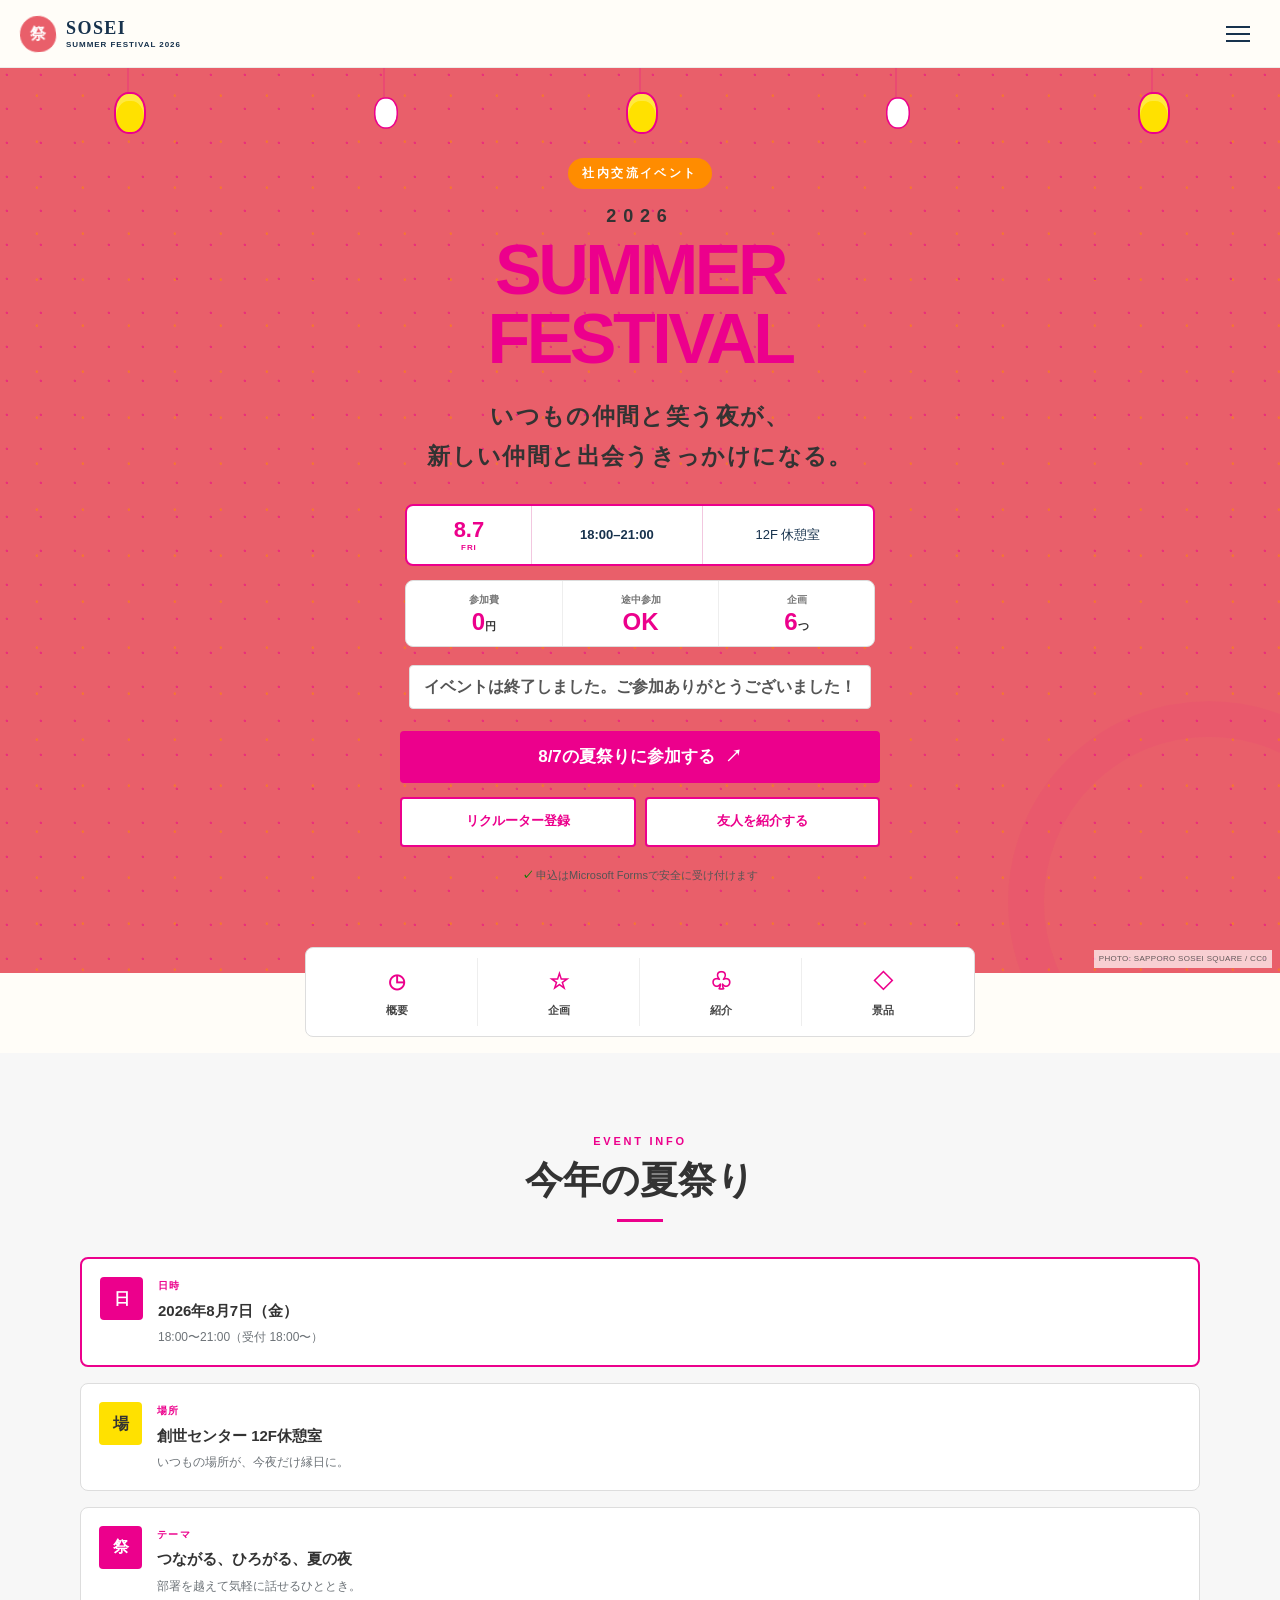
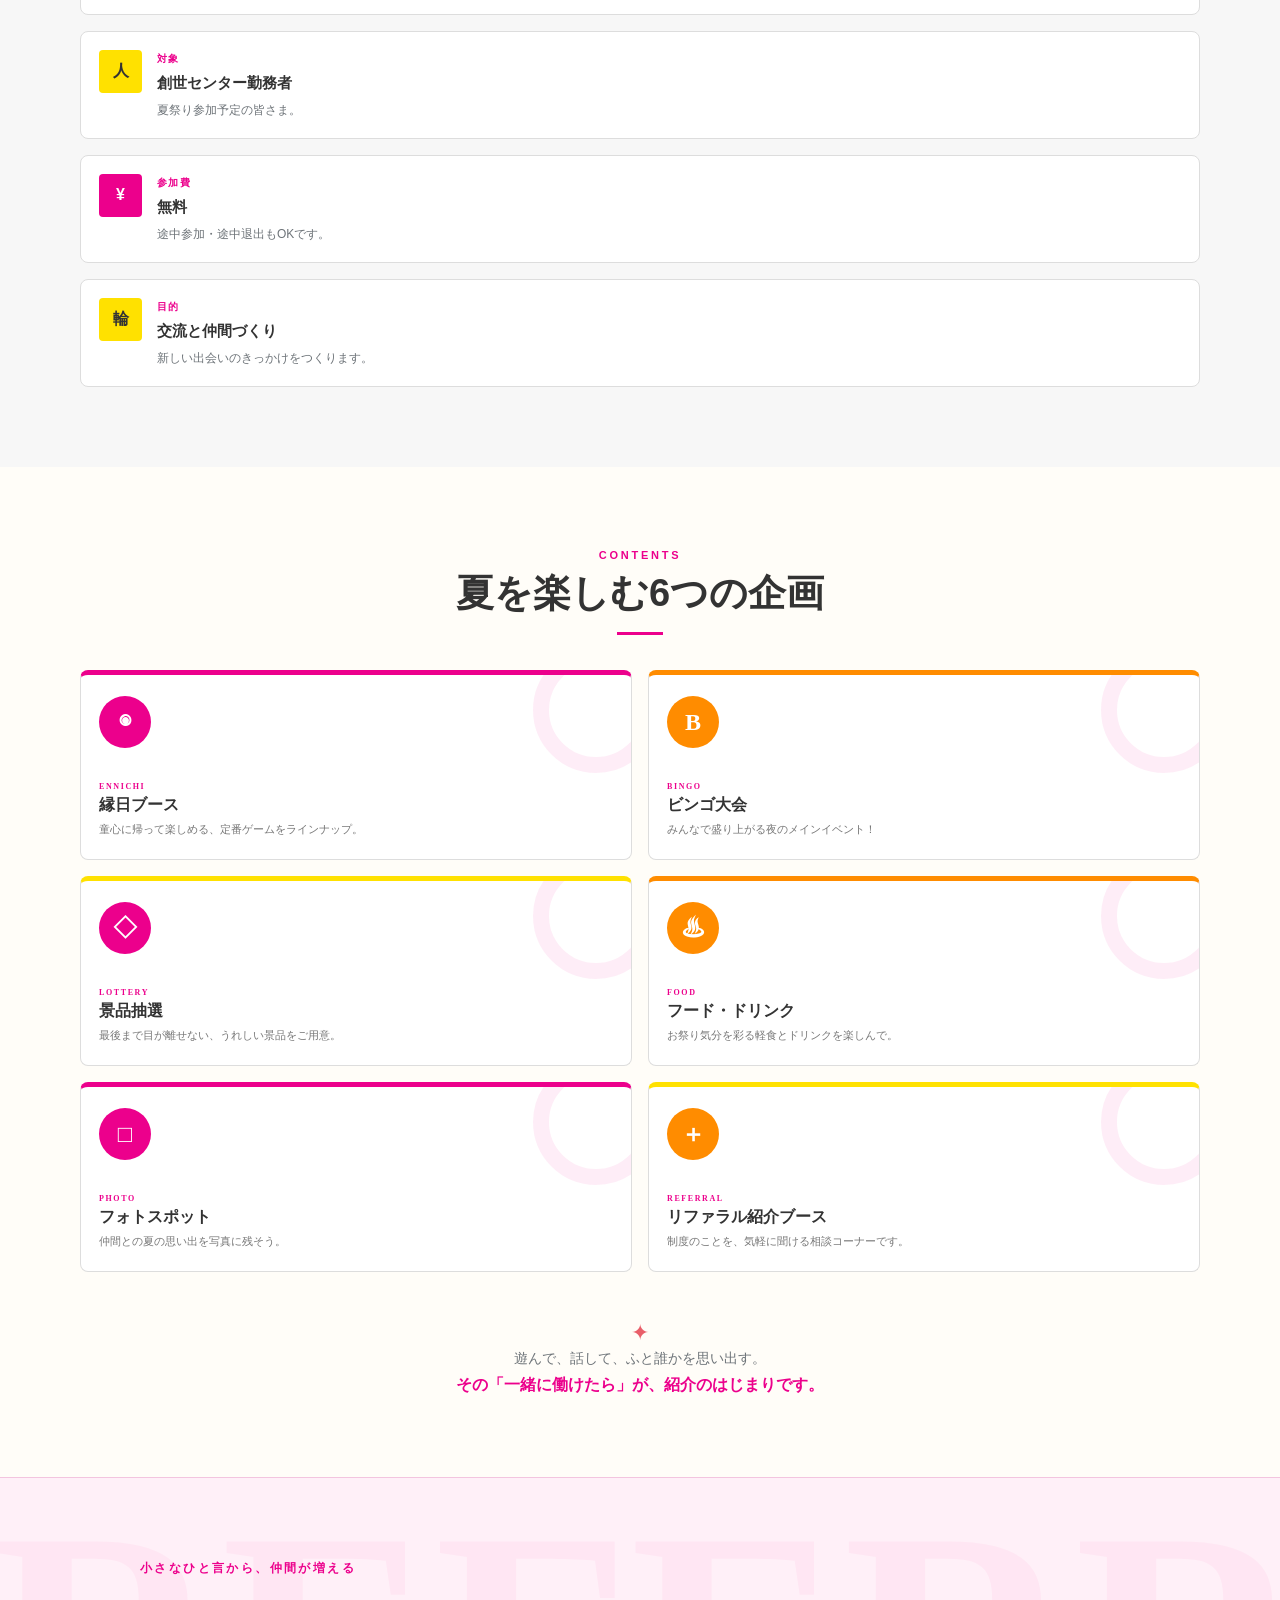
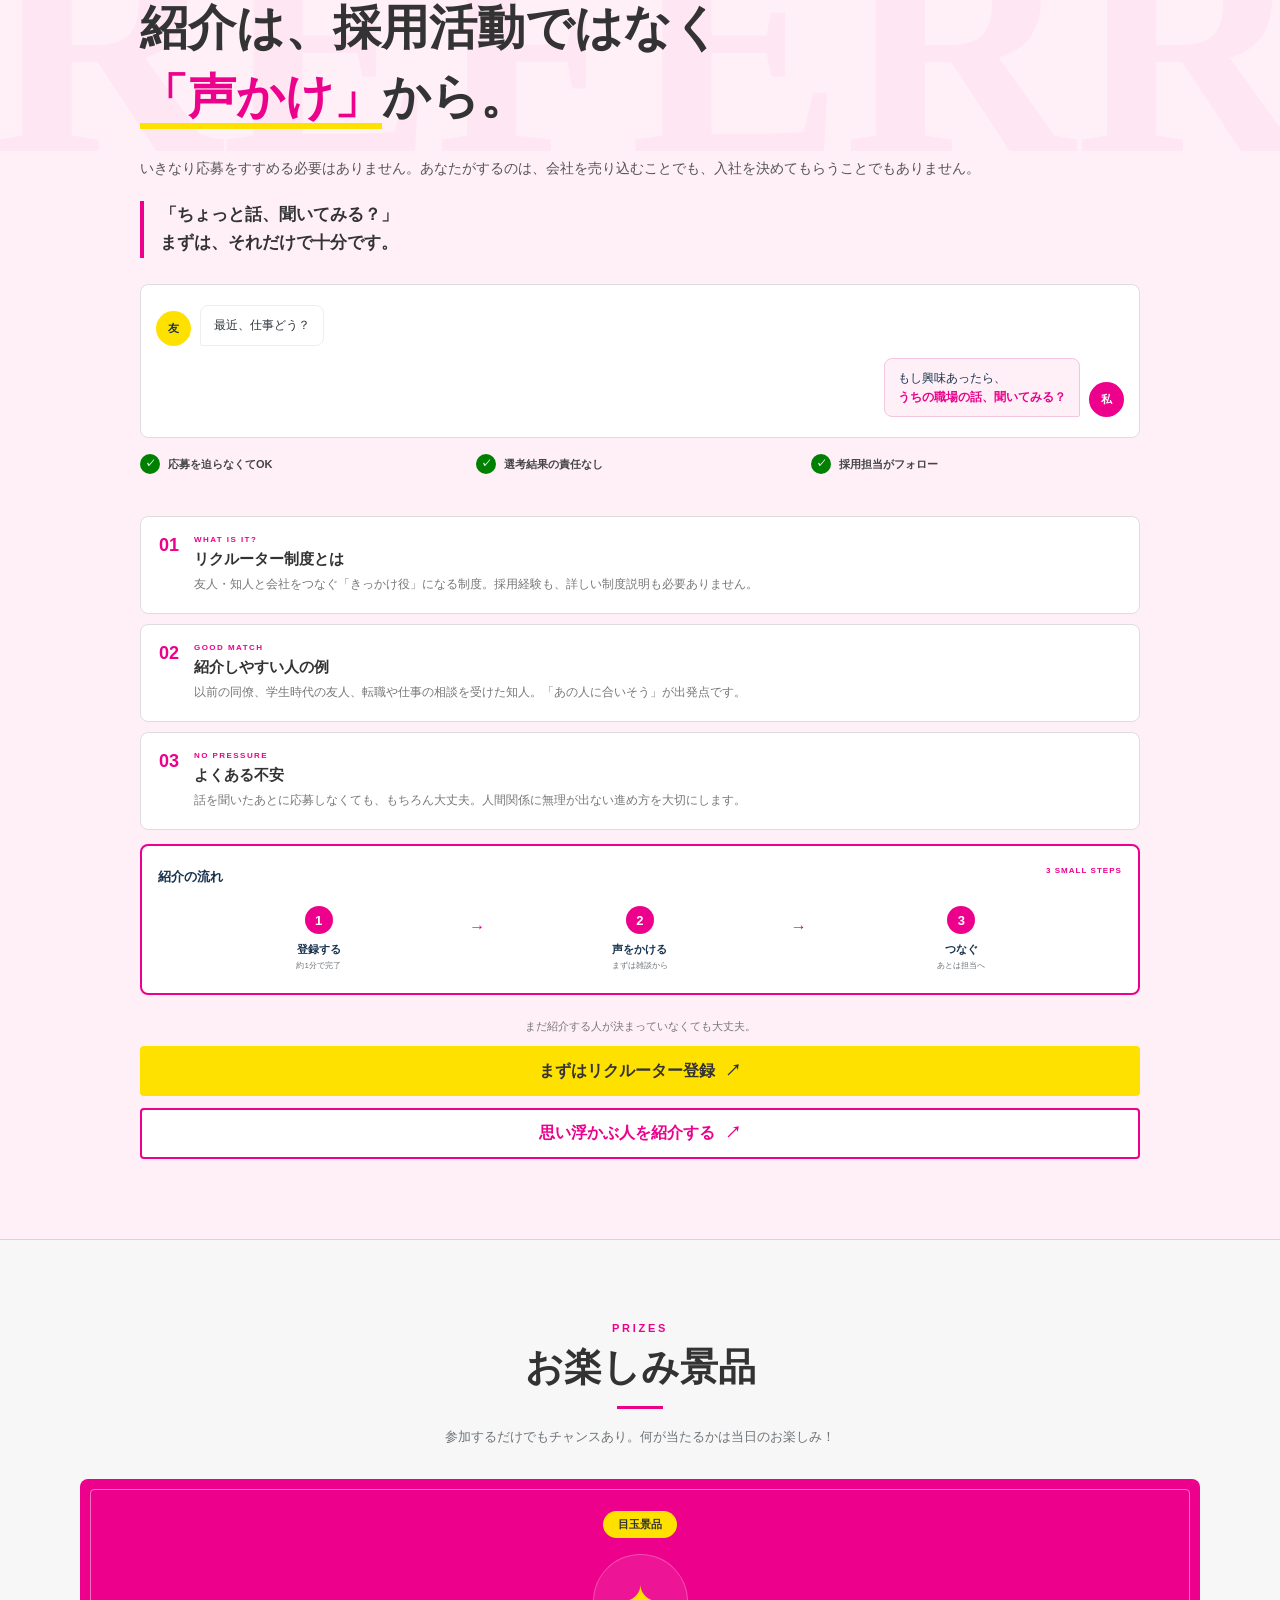
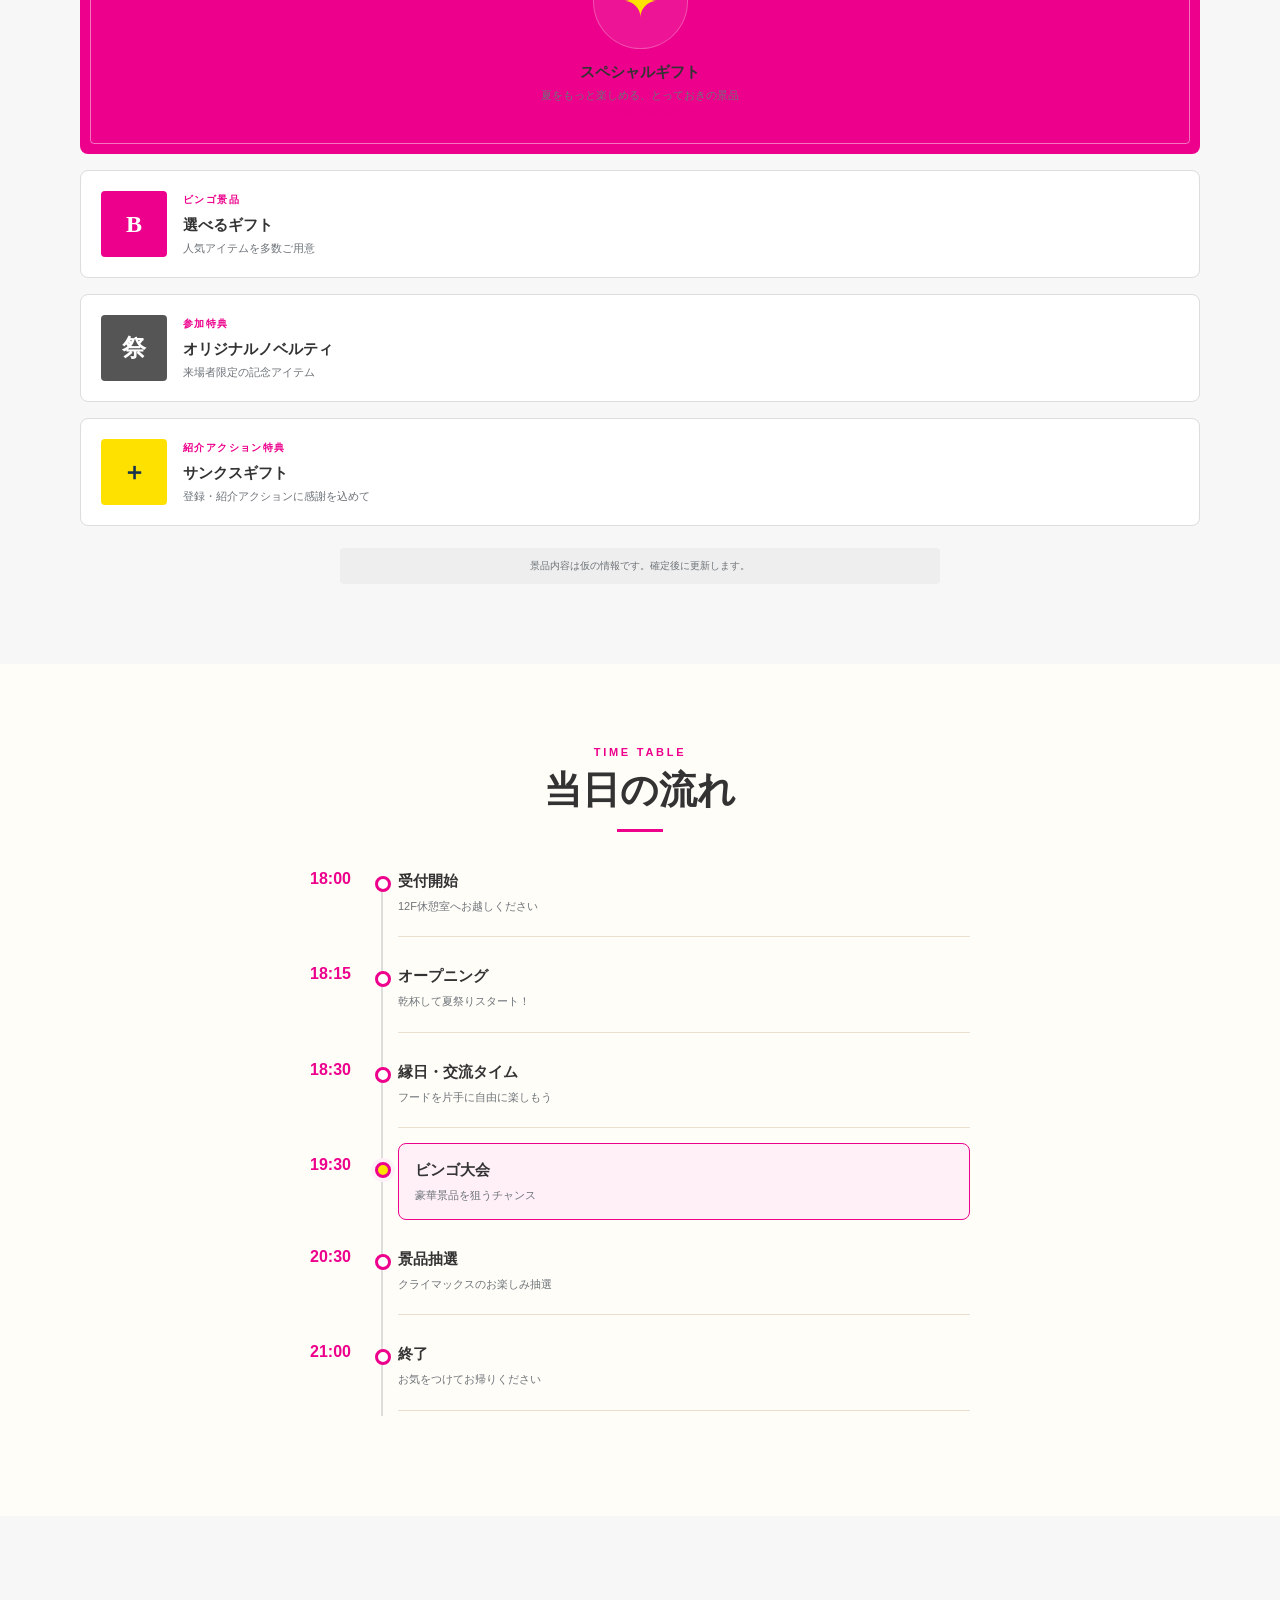
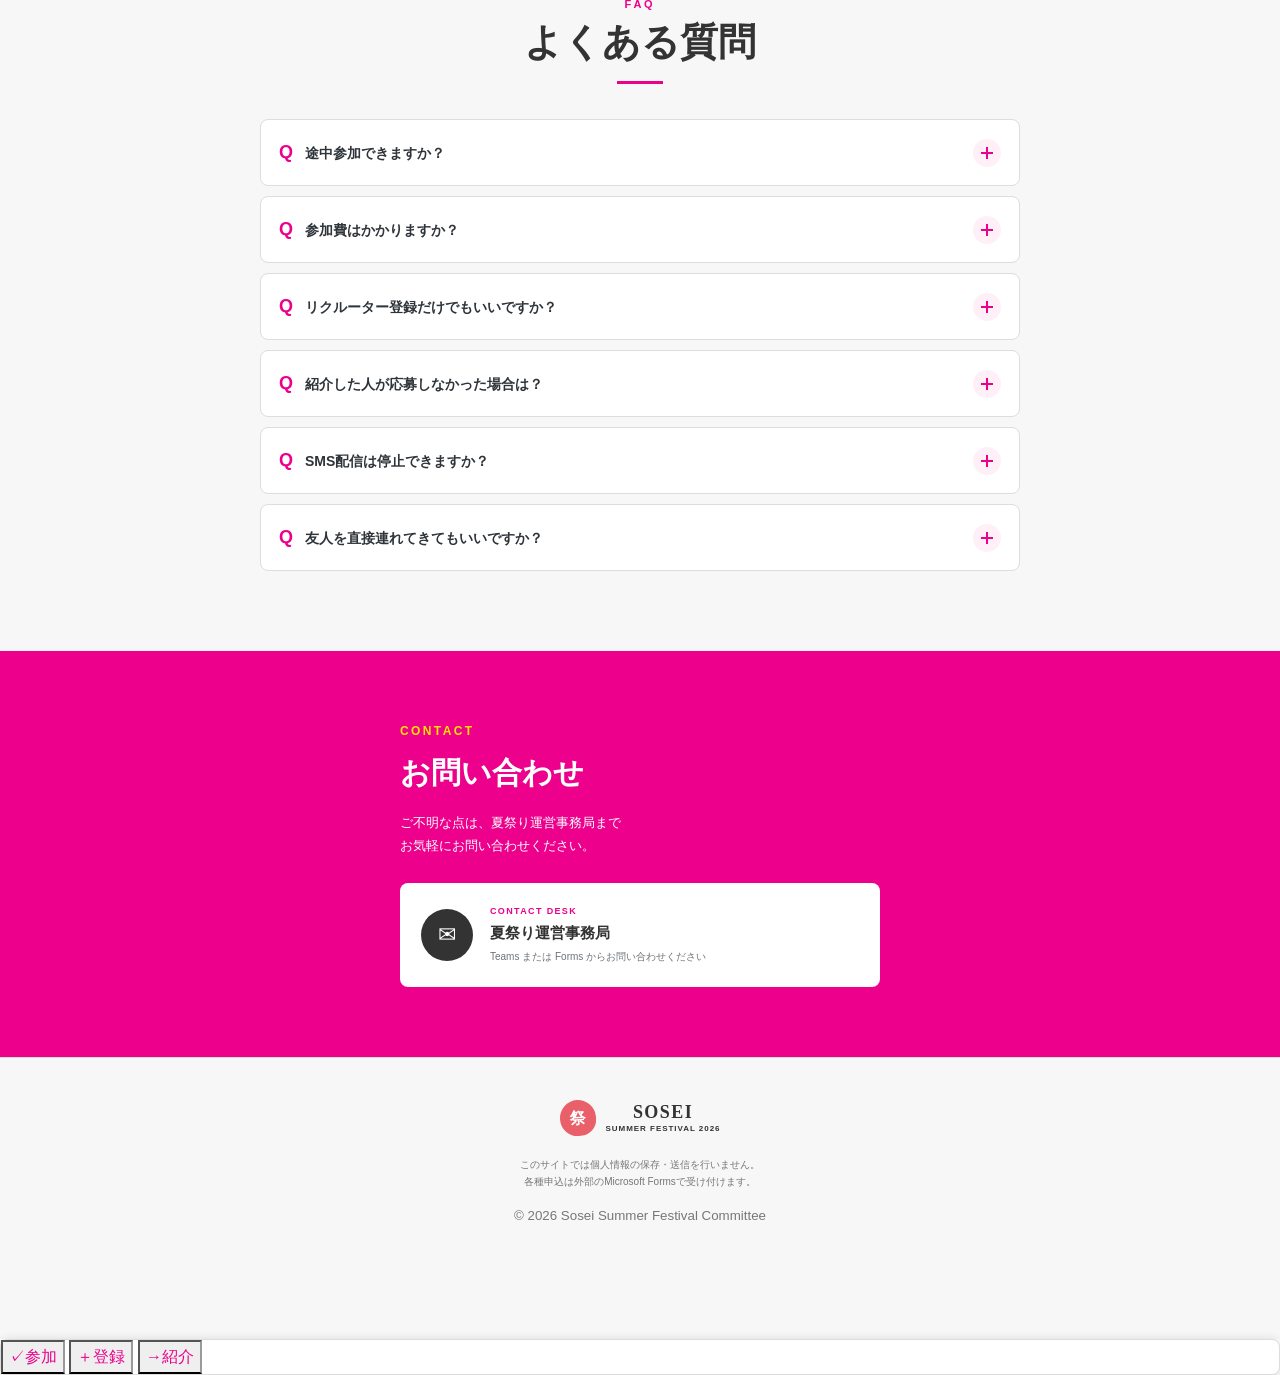
<file: index.html>
<!doctype html>
<html lang="ja">
<head>
  <meta charset="UTF-8">
  <meta name="viewport" content="width=device-width, initial-scale=1, viewport-fit=cover">
  <meta name="theme-color" content="#ec008c">
  <meta name="description" content="創世センター 夏祭り2026のイベント・リファラル情報ポータル">
  <title>Sosei Summer Festival Portal 2026</title>
  <link rel="manifest" href="manifest.json">
  <link rel="icon" href="assets/icon.svg" type="image/svg+xml">
  <link rel="apple-touch-icon" href="assets/icon-192.png">
  <link rel="stylesheet" href="style.css">
</head>
<body>
  <a class="skip-link" href="#main">本文へスキップ</a>

  <header class="site-header">
    <a class="brand" href="#top" aria-label="ページトップへ">
      <span class="brand-mark" aria-hidden="true">祭</span>
      <span><b>SOSEI</b><small>SUMMER FESTIVAL 2026</small></span>
    </a>
    <button class="menu-button" type="button" aria-expanded="false" aria-controls="global-nav">
      <span class="sr-only">メニューを開く</span><span></span><span></span><span></span>
    </button>
    <nav id="global-nav" class="global-nav" aria-label="メインナビゲーション">
      <a href="#overview">開催概要</a><a href="#contents">企画</a><a href="#referral">紹介制度</a>
      <a href="#prizes">景品</a><a href="#timetable">当日の流れ</a><a href="#faq">FAQ</a>
    </nav>
  </header>

  <main id="main">
    <section id="top" class="hero">
      <div class="hero-decoration lanterns" aria-hidden="true"><i></i><i></i><i></i><i></i><i></i></div>
      <div class="hero-inner">
        <p class="eyebrow">社内交流イベント</p>
        <h1><span>2026</span> SUMMER<br>FESTIVAL</h1>
        <p class="hero-copy">いつもの仲間と笑う夜が、<br>新しい仲間と出会うきっかけになる。</p>
        <div class="event-pill"><span>8.7 <small>FRI</small></span><strong>18:00–21:00</strong><span>12F 休憩室</span></div>
        <ul class="hero-benefits" aria-label="イベントの特徴">
          <li><span>参加費</span><strong>0<small>円</small></strong></li>
          <li><span>途中参加</span><strong>OK</strong></li>
          <li><span>企画</span><strong>6<small>つ</small></strong></li>
        </ul>
        <div id="countdown" class="countdown" role="status" aria-live="polite">開催日を確認しています…</div>
        <div class="hero-actions" aria-label="お申し込み">
          <button class="button button-primary" type="button" data-form="participation">8/7の夏祭りに参加する <span aria-hidden="true">↗</span></button>
          <div class="button-row">
            <button class="button button-secondary" type="button" data-form="recruiter">リクルーター登録</button>
            <button class="button button-secondary" type="button" data-form="referral">友人を紹介する</button>
          </div>
        </div>
        <p class="privacy-note"><span aria-hidden="true">✓</span> 申込はMicrosoft Formsで安全に受け付けます</p>
      </div>
      <p class="photo-credit">PHOTO: SAPPORO SOSEI SQUARE / CC0</p>
      <div class="wave" aria-hidden="true"></div>
    </section>

    <nav class="quick-nav" aria-label="ページ内メニュー">
      <a href="#overview"><span>◷</span>概要</a><a href="#contents"><span>☆</span>企画</a>
      <a href="#referral"><span>♧</span>紹介</a><a href="#prizes"><span>◇</span>景品</a>
    </nav>

    <section id="overview" class="section section-cream">
      <div class="section-heading"><p>EVENT INFO</p><h2>今年の夏祭り</h2><span></span></div>
      <div class="overview-grid">
        <article class="info-card featured"><span class="card-icon">日</span><div><small>日時</small><strong>2026年8月7日（金）</strong><p>18:00〜21:00（受付 18:00〜）</p></div></article>
        <article class="info-card"><span class="card-icon">場</span><div><small>場所</small><strong>創世センター 12F休憩室</strong><p>いつもの場所が、今夜だけ縁日に。</p></div></article>
        <article class="info-card"><span class="card-icon">祭</span><div><small>テーマ</small><strong>つながる、ひろがる、夏の夜</strong><p>部署を越えて気軽に話せるひととき。</p></div></article>
        <article class="info-card"><span class="card-icon">人</span><div><small>対象</small><strong>創世センター勤務者</strong><p>夏祭り参加予定の皆さま。</p></div></article>
        <article class="info-card"><span class="card-icon">¥</span><div><small>参加費</small><strong>無料</strong><p>途中参加・途中退出もOKです。</p></div></article>
        <article class="info-card"><span class="card-icon">輪</span><div><small>目的</small><strong>交流と仲間づくり</strong><p>新しい出会いのきっかけをつくります。</p></div></article>
      </div>
    </section>

    <section id="contents" class="section">
      <div class="section-heading"><p>CONTENTS</p><h2>夏を楽しむ6つの企画</h2><span></span></div>
      <div class="contents-grid">
        <article class="content-card coral"><div class="content-icon">◉</div><div><small>ENNICHI</small><h3>縁日ブース</h3><p>童心に帰って楽しめる、定番ゲームをラインナップ。</p></div></article>
        <article class="content-card navy"><div class="content-icon">B</div><div><small>BINGO</small><h3>ビンゴ大会</h3><p>みんなで盛り上がる夜のメインイベント！</p></div></article>
        <article class="content-card yellow"><div class="content-icon">◇</div><div><small>LOTTERY</small><h3>景品抽選</h3><p>最後まで目が離せない、うれしい景品をご用意。</p></div></article>
        <article class="content-card orange"><div class="content-icon">♨</div><div><small>FOOD</small><h3>フード・ドリンク</h3><p>お祭り気分を彩る軽食とドリンクを楽しんで。</p></div></article>
        <article class="content-card blue"><div class="content-icon">□</div><div><small>PHOTO</small><h3>フォトスポット</h3><p>仲間との夏の思い出を写真に残そう。</p></div></article>
        <article class="content-card green"><div class="content-icon">＋</div><div><small>REFERRAL</small><h3>リファラル紹介ブース</h3><p>制度のことを、気軽に聞ける相談コーナーです。</p></div></article>
      </div>
      <p class="contents-closing">遊んで、話して、ふと誰かを思い出す。<br><strong>その「一緒に働けたら」が、紹介のはじまりです。</strong></p>
    </section>

    <section id="referral" class="referral-section">
      <div class="referral-inner">
        <div class="referral-lead">
          <p class="eyebrow light">小さなひと言から、仲間が増える</p>
          <h2>紹介は、採用活動ではなく<br><em>「声かけ」</em>から。</h2>
          <p>いきなり応募をすすめる必要はありません。あなたがするのは、会社を売り込むことでも、入社を決めてもらうことでもありません。</p>
          <p class="lead-emphasis">「ちょっと話、聞いてみる？」<br>まずは、それだけで十分です。</p>
          <div class="talk-scene" aria-label="友人への声かけ例">
            <div class="talk-row friend"><span class="talk-avatar">友</span><p>最近、仕事どう？</p></div>
            <div class="talk-row me"><p>もし興味あったら、<br><strong>うちの職場の話、聞いてみる？</strong></p><span class="talk-avatar">私</span></div>
          </div>
          <ul class="reassurance-list" aria-label="紹介するときの安心ポイント">
            <li><span>✓</span>応募を迫らなくてOK</li>
            <li><span>✓</span>選考結果の責任なし</li>
            <li><span>✓</span>採用担当がフォロー</li>
          </ul>
        </div>
        <div class="referral-detail">
          <div class="referral-points">
            <article><span>01</span><div><small>WHAT IS IT?</small><h3>リクルーター制度とは</h3><p>友人・知人と会社をつなぐ「きっかけ役」になる制度。採用経験も、詳しい制度説明も必要ありません。</p></div></article>
            <article><span>02</span><div><small>GOOD MATCH</small><h3>紹介しやすい人の例</h3><p>以前の同僚、学生時代の友人、転職や仕事の相談を受けた知人。「あの人に合いそう」が出発点です。</p></div></article>
            <article><span>03</span><div><small>NO PRESSURE</small><h3>よくある不安</h3><p>話を聞いたあとに応募しなくても、もちろん大丈夫。人間関係に無理が出ない進め方を大切にします。</p></div></article>
          </div>
          <div class="referral-flow">
            <p class="flow-label">紹介の流れ <span>3 SMALL STEPS</span></p>
            <ol>
              <li><span>1</span><strong>登録する</strong><small>約1分で完了</small></li>
              <li><span>2</span><strong>声をかける</strong><small>まずは雑談から</small></li>
              <li><span>3</span><strong>つなぐ</strong><small>あとは担当へ</small></li>
            </ol>
          </div>
          <div class="referral-actions">
            <p>まだ紹介する人が決まっていなくても大丈夫。</p>
            <button class="button button-yellow" type="button" data-form="recruiter">まずはリクルーター登録 <span>↗</span></button>
            <button class="button button-outline-light" type="button" data-form="referral">思い浮かぶ人を紹介する <span>↗</span></button>
          </div>
        </div>
      </div>
    </section>

    <section id="prizes" class="section section-cream prizes-section">
      <div class="section-heading"><p>PRIZES</p><h2>お楽しみ景品</h2><span></span></div>
      <p class="section-intro">参加するだけでもチャンスあり。何が当たるかは当日のお楽しみ！</p>
      <div class="prize-grid">
        <article class="prize-card main-prize"><div class="prize-tag">目玉景品</div><div class="prize-visual">✦</div><h3>スペシャルギフト</h3><p>夏をもっと楽しめる、とっておきの景品</p><small>※内容は後日発表予定です</small></article>
        <article class="prize-card"><div class="mini-visual coral-bg">B</div><div><small>ビンゴ景品</small><h3>選べるギフト</h3><p>人気アイテムを多数ご用意</p></div></article>
        <article class="prize-card"><div class="mini-visual navy-bg">祭</div><div><small>参加特典</small><h3>オリジナルノベルティ</h3><p>来場者限定の記念アイテム</p></div></article>
        <article class="prize-card"><div class="mini-visual yellow-bg">＋</div><div><small>紹介アクション特典</small><h3>サンクスギフト</h3><p>登録・紹介アクションに感謝を込めて</p></div></article>
      </div>
      <p class="edit-note">景品内容は仮の情報です。確定後に更新します。</p>
    </section>

    <section id="timetable" class="section timetable-section">
      <div class="section-heading"><p>TIME TABLE</p><h2>当日の流れ</h2><span></span></div>
      <ol class="timeline">
        <li><time>18:00</time><div><strong>受付開始</strong><p>12F休憩室へお越しください</p></div></li>
        <li><time>18:15</time><div><strong>オープニング</strong><p>乾杯して夏祭りスタート！</p></div></li>
        <li><time>18:30</time><div><strong>縁日・交流タイム</strong><p>フードを片手に自由に楽しもう</p></div></li>
        <li class="highlight"><time>19:30</time><div><strong>ビンゴ大会</strong><p>豪華景品を狙うチャンス</p></div></li>
        <li><time>20:30</time><div><strong>景品抽選</strong><p>クライマックスのお楽しみ抽選</p></div></li>
        <li><time>21:00</time><div><strong>終了</strong><p>お気をつけてお帰りください</p></div></li>
      </ol>
    </section>

    <section id="faq" class="section section-cream">
      <div class="section-heading"><p>FAQ</p><h2>よくある質問</h2><span></span></div>
      <div class="faq-list">
        <article class="faq-item"><h3><button type="button" aria-expanded="false" aria-controls="faq-a1"><span>途中参加できますか？</span><i></i></button></h3><div id="faq-a1" class="faq-answer" hidden><p>はい、途中参加・途中退出ともに可能です。受付でお名前をお伝えください。</p></div></article>
        <article class="faq-item"><h3><button type="button" aria-expanded="false" aria-controls="faq-a2"><span>参加費はかかりますか？</span><i></i></button></h3><div id="faq-a2" class="faq-answer" hidden><p>参加費は無料です。気軽にご参加ください。</p></div></article>
        <article class="faq-item"><h3><button type="button" aria-expanded="false" aria-controls="faq-a3"><span>リクルーター登録だけでもいいですか？</span><i></i></button></h3><div id="faq-a3" class="faq-answer" hidden><p>もちろんです。夏祭りへの参加とは別に、リクルーター登録のみでも歓迎します。</p></div></article>
        <article class="faq-item"><h3><button type="button" aria-expanded="false" aria-controls="faq-a4"><span>紹介した人が応募しなかった場合は？</span><i></i></button></h3><div id="faq-a4" class="faq-answer" hidden><p>問題ありません。情報交換だけでも大切な一歩です。紹介者が責任を負うことはありません。</p></div></article>
        <article class="faq-item"><h3><button type="button" aria-expanded="false" aria-controls="faq-a5"><span>SMS配信は停止できますか？</span><i></i></button></h3><div id="faq-a5" class="faq-answer" hidden><p>配信停止の方法は、登録先フォームの案内または運営事務局へお問い合わせください。</p></div></article>
        <article class="faq-item"><h3><button type="button" aria-expanded="false" aria-controls="faq-a6"><span>友人を直接連れてきてもいいですか？</span><i></i></button></h3><div id="faq-a6" class="faq-answer" hidden><p>事前確認が必要です。まずは友人・知人紹介フォームからご連絡ください。</p></div></article>
      </div>
    </section>

    <section id="contact" class="contact-section">
      <div><p class="eyebrow">CONTACT</p><h2>お問い合わせ</h2><p>ご不明な点は、夏祭り運営事務局まで<br>お気軽にお問い合わせください。</p></div>
      <div class="contact-card"><span aria-hidden="true">✉</span><div><small>CONTACT DESK</small><strong>夏祭り運営事務局</strong><p>Teams または Forms からお問い合わせください</p></div></div>
    </section>
  </main>

  <footer class="site-footer">
    <a class="brand footer-brand" href="#top"><span class="brand-mark">祭</span><span><b>SOSEI</b><small>SUMMER FESTIVAL 2026</small></span></a>
    <p>このサイトでは個人情報の保存・送信を行いません。<br>各種申込は外部のMicrosoft Formsで受け付けます。</p>
    <small>© 2026 Sosei Summer Festival Committee</small>
  </footer>

  <div class="fixed-cta" aria-label="固定申し込みメニュー">
    <button type="button" data-form="participation"><span>✓</span>参加</button>
    <button type="button" data-form="recruiter"><span>＋</span>登録</button>
    <button type="button" data-form="referral"><span>→</span>紹介</button>
  </div>
  <script src="app.js" defer></script>
</body>
</html>
</file>
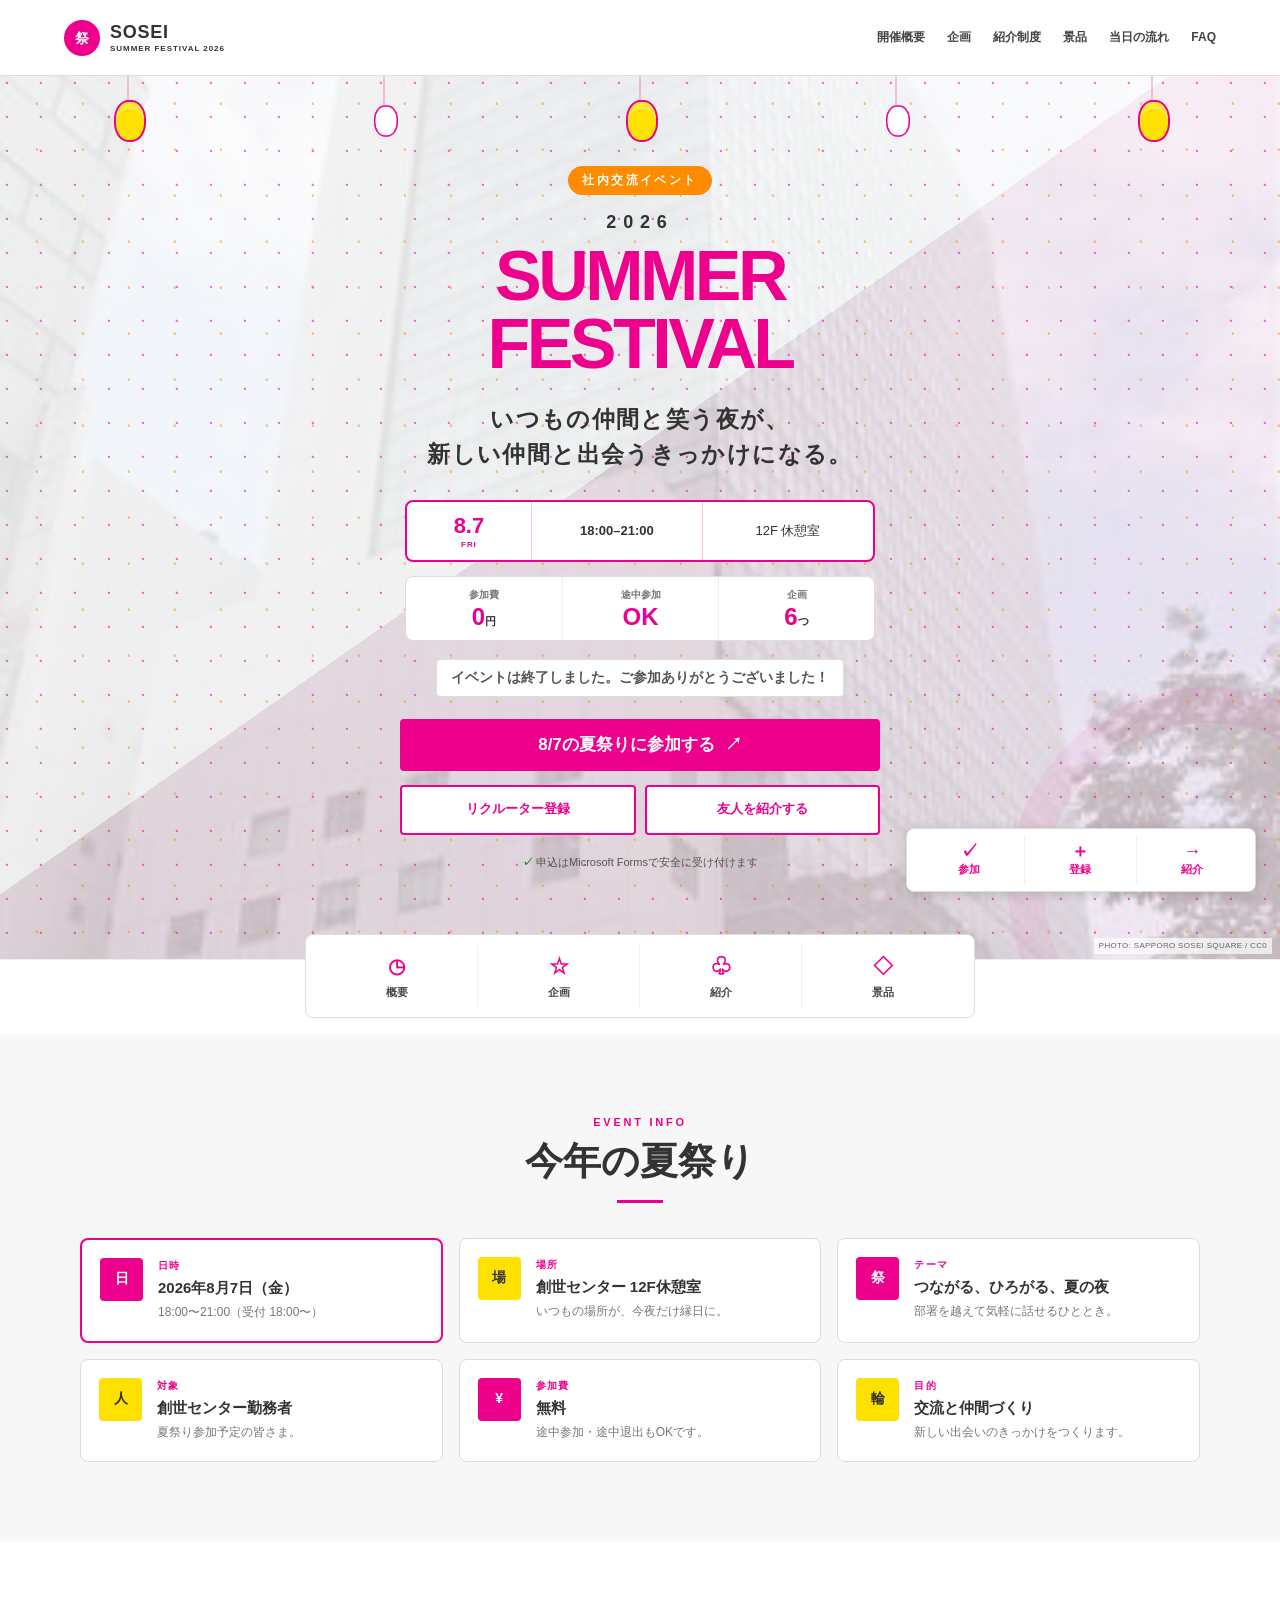
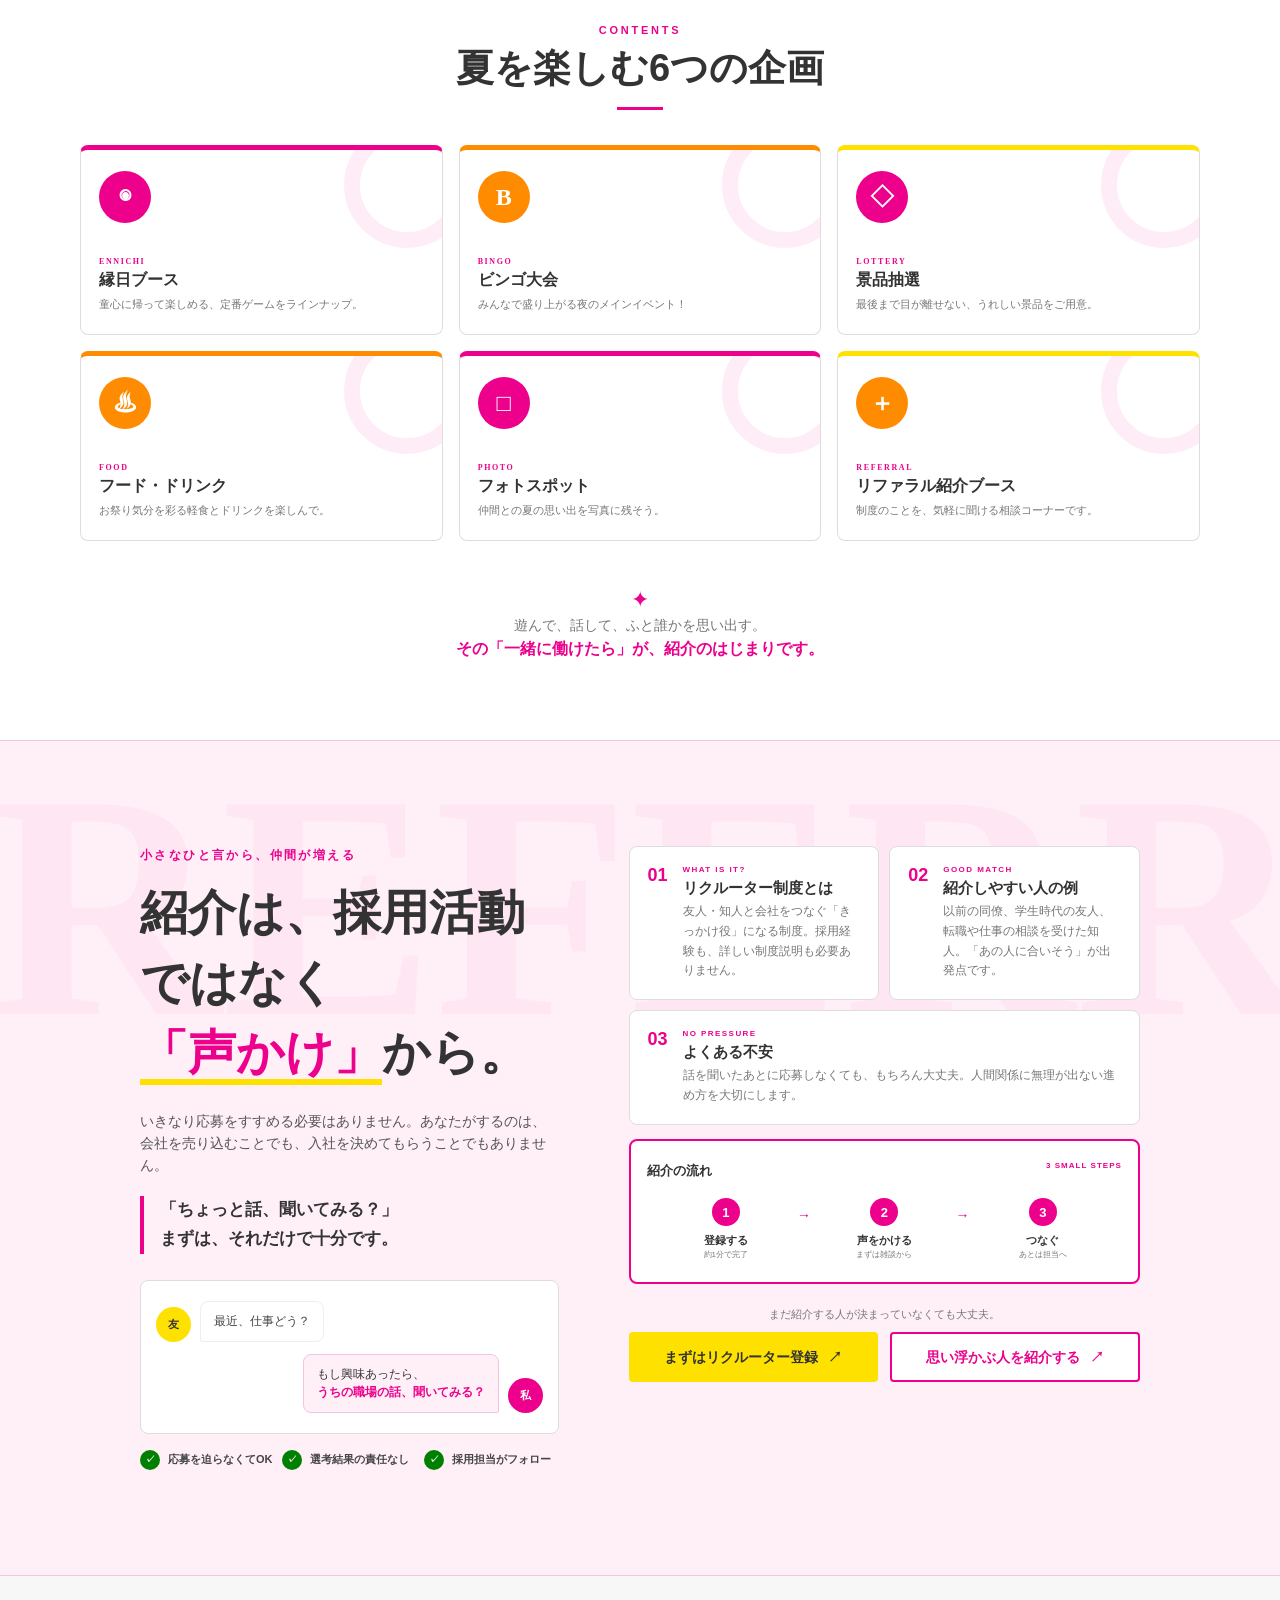
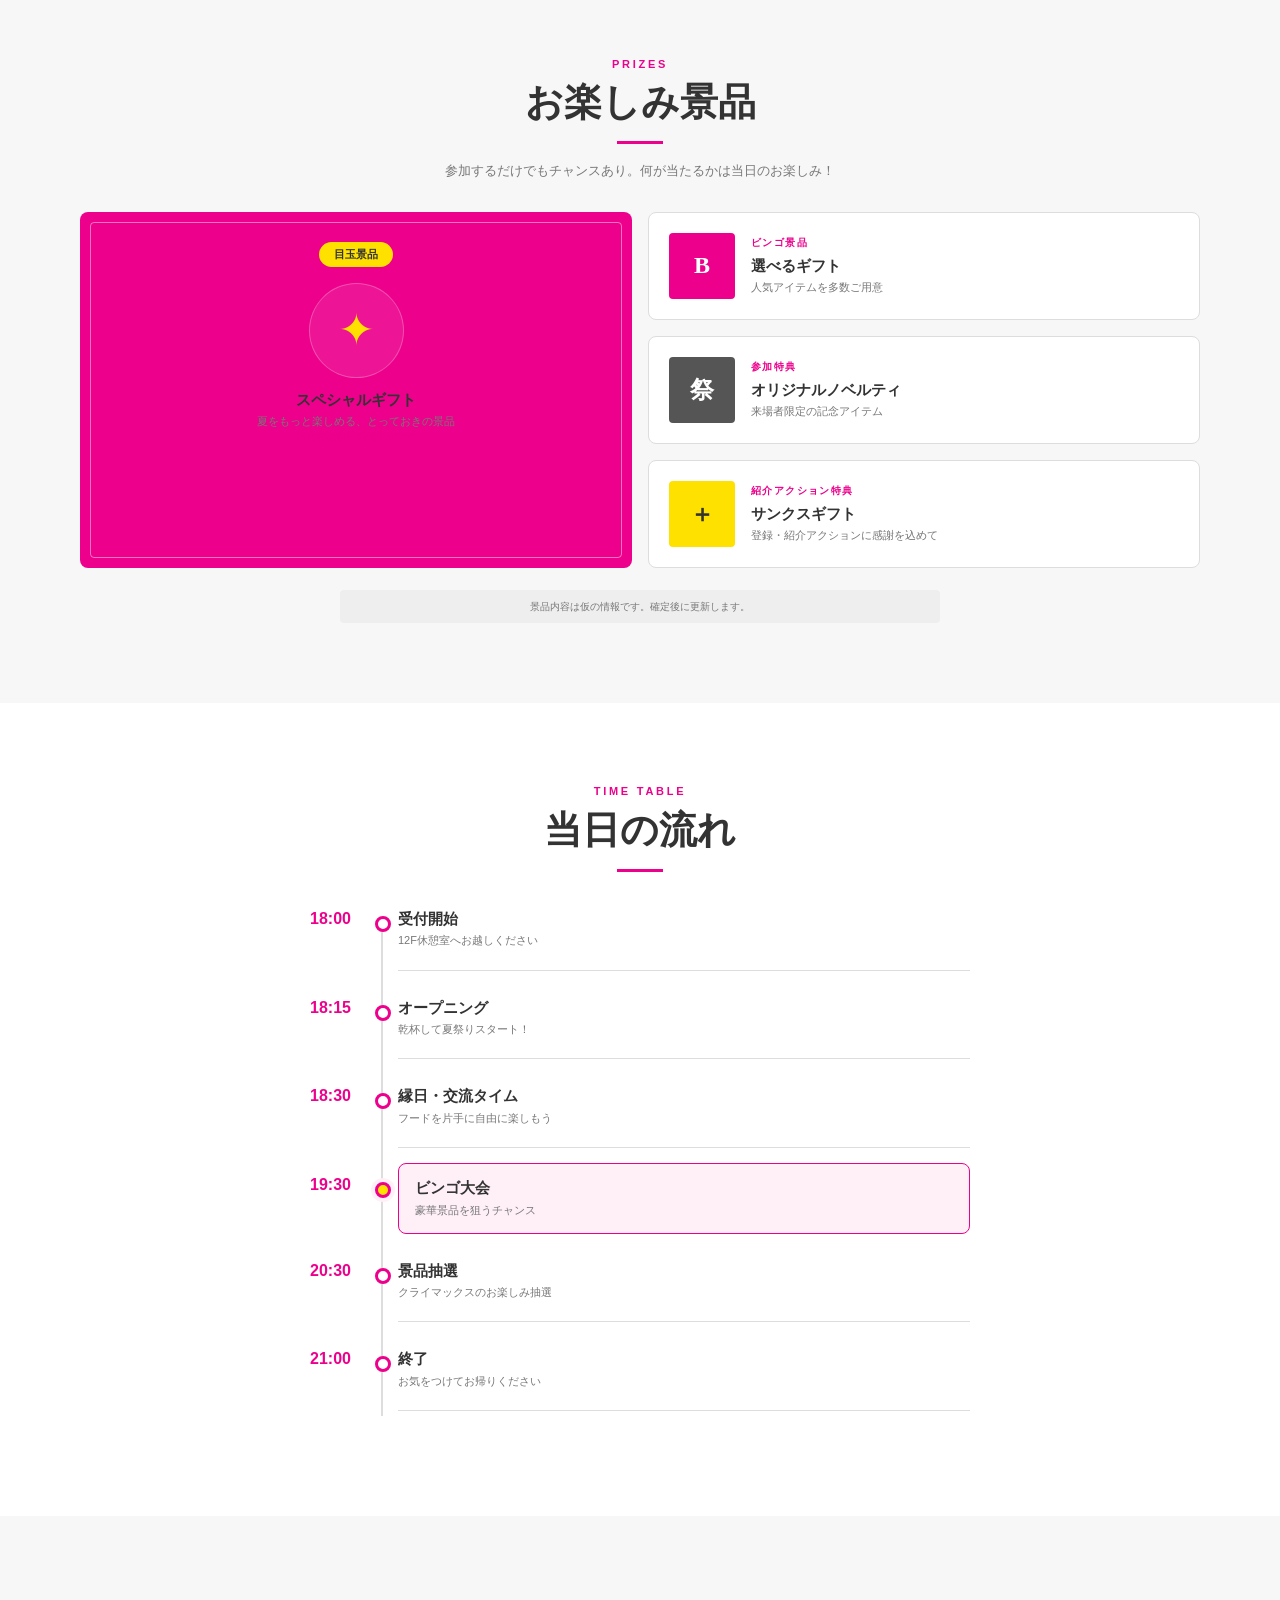
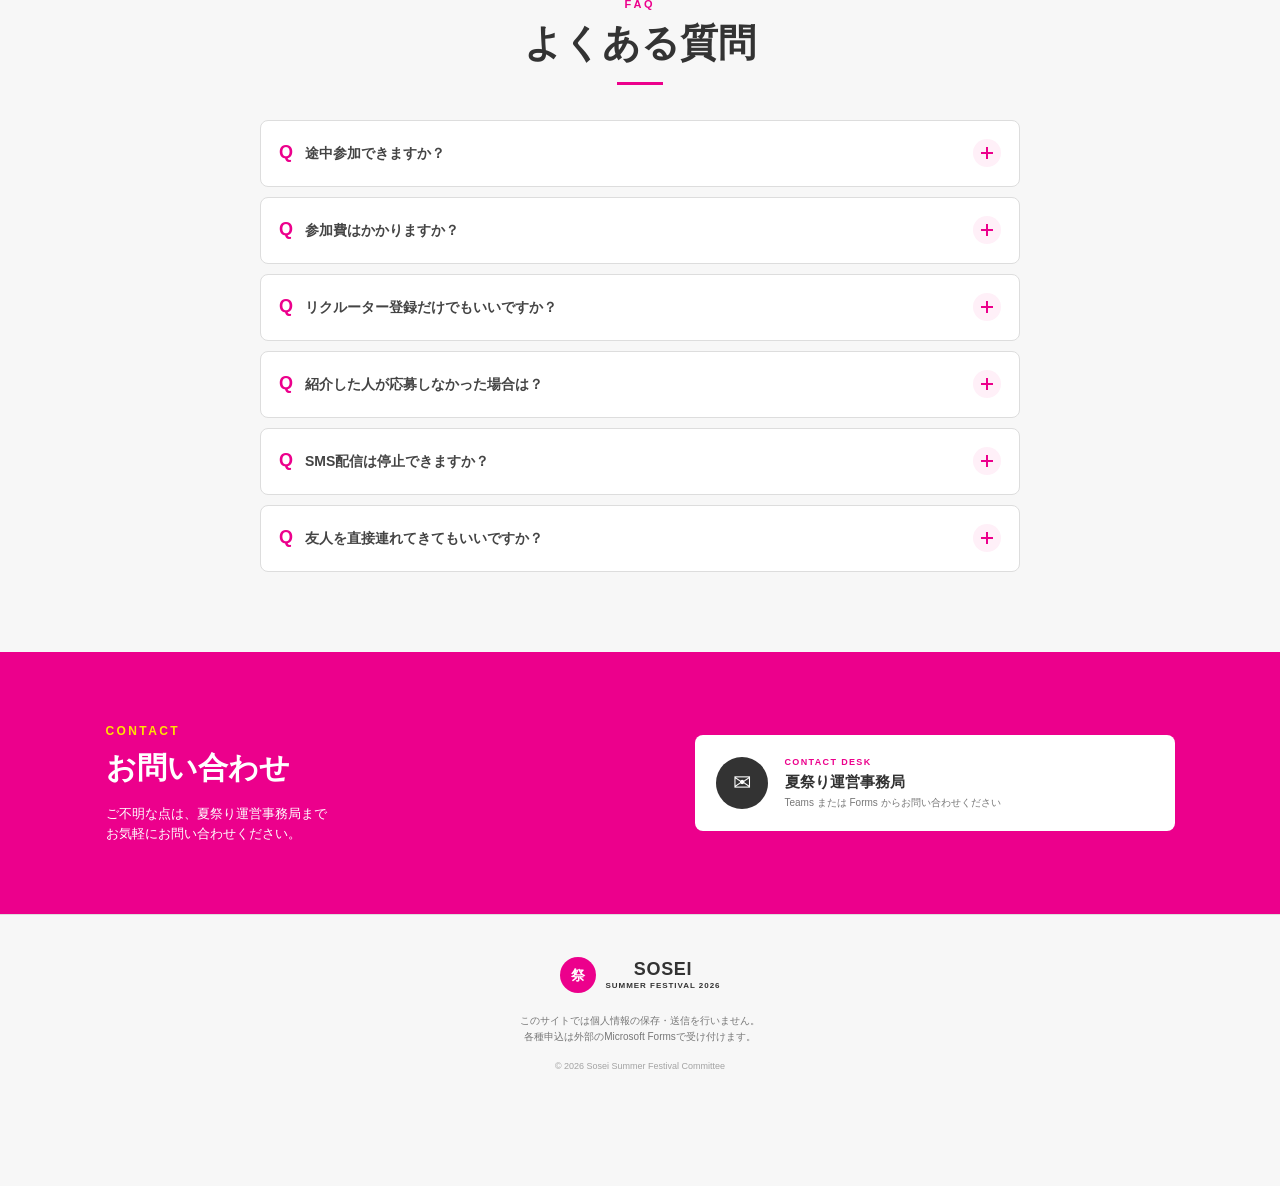
<file: portal.html>
<!doctype html>
<html lang="ja">
<head>
  <meta charset="UTF-8">
  <meta name="viewport" content="width=device-width, initial-scale=1, viewport-fit=cover">
  <meta name="theme-color" content="#ec008c">
  <meta name="description" content="創世センター 夏祭り2026のイベント・リファラル情報ポータル">
  <title>Sosei Summer Festival Portal 2026</title>
  <link rel="manifest" href="portal-manifest.json">
  <link rel="icon" href="assets/icon.svg" type="image/svg+xml">
  <link rel="apple-touch-icon" href="assets/icon-192.png">
  <link rel="stylesheet" href="site.css">
  <link rel="stylesheet" href="hero-photo.css">
</head>
<body>
  <a class="skip-link" href="#main">本文へスキップ</a>

  <header class="site-header">
    <a class="brand" href="#top" aria-label="ページトップへ">
      <span class="brand-mark" aria-hidden="true">祭</span>
      <span><b>SOSEI</b><small>SUMMER FESTIVAL 2026</small></span>
    </a>
    <button class="menu-button" type="button" aria-expanded="false" aria-controls="global-nav">
      <span class="sr-only">メニューを開く</span><span></span><span></span><span></span>
    </button>
    <nav id="global-nav" class="global-nav" aria-label="メインナビゲーション">
      <a href="#overview">開催概要</a><a href="#contents">企画</a><a href="#referral">紹介制度</a>
      <a href="#prizes">景品</a><a href="#timetable">当日の流れ</a><a href="#faq">FAQ</a>
    </nav>
  </header>

  <main id="main">
    <section id="top" class="hero">
      <div class="hero-decoration lanterns" aria-hidden="true"><i></i><i></i><i></i><i></i><i></i></div>
      <div class="hero-inner">
        <p class="eyebrow">社内交流イベント</p>
        <h1><span>2026</span> SUMMER<br>FESTIVAL</h1>
        <p class="hero-copy">いつもの仲間と笑う夜が、<br>新しい仲間と出会うきっかけになる。</p>
        <div class="event-pill"><span>8.7 <small>FRI</small></span><strong>18:00–21:00</strong><span>12F 休憩室</span></div>
        <ul class="hero-benefits" aria-label="イベントの特徴">
          <li><span>参加費</span><strong>0<small>円</small></strong></li>
          <li><span>途中参加</span><strong>OK</strong></li>
          <li><span>企画</span><strong>6<small>つ</small></strong></li>
        </ul>
        <div id="countdown" class="countdown" role="status" aria-live="polite">開催日を確認しています…</div>
        <div class="hero-actions" aria-label="お申し込み">
          <button class="button button-primary" type="button" data-form="participation">8/7の夏祭りに参加する <span aria-hidden="true">↗</span></button>
          <div class="button-row">
            <button class="button button-secondary" type="button" data-form="recruiter">リクルーター登録</button>
            <button class="button button-secondary" type="button" data-form="referral">友人を紹介する</button>
          </div>
        </div>
        <p class="privacy-note"><span aria-hidden="true">✓</span> 申込はMicrosoft Formsで安全に受け付けます</p>
      </div>
      <p class="photo-credit">PHOTO: SAPPORO SOSEI SQUARE / CC0</p>
      <div class="wave" aria-hidden="true"></div>
    </section>

    <nav class="quick-nav" aria-label="ページ内メニュー">
      <a href="#overview"><span>◷</span>概要</a><a href="#contents"><span>☆</span>企画</a>
      <a href="#referral"><span>♧</span>紹介</a><a href="#prizes"><span>◇</span>景品</a>
    </nav>

    <section id="overview" class="section section-cream">
      <div class="section-heading"><p>EVENT INFO</p><h2>今年の夏祭り</h2><span></span></div>
      <div class="overview-grid">
        <article class="info-card featured"><span class="card-icon">日</span><div><small>日時</small><strong>2026年8月7日（金）</strong><p>18:00〜21:00（受付 18:00〜）</p></div></article>
        <article class="info-card"><span class="card-icon">場</span><div><small>場所</small><strong>創世センター 12F休憩室</strong><p>いつもの場所が、今夜だけ縁日に。</p></div></article>
        <article class="info-card"><span class="card-icon">祭</span><div><small>テーマ</small><strong>つながる、ひろがる、夏の夜</strong><p>部署を越えて気軽に話せるひととき。</p></div></article>
        <article class="info-card"><span class="card-icon">人</span><div><small>対象</small><strong>創世センター勤務者</strong><p>夏祭り参加予定の皆さま。</p></div></article>
        <article class="info-card"><span class="card-icon">¥</span><div><small>参加費</small><strong>無料</strong><p>途中参加・途中退出もOKです。</p></div></article>
        <article class="info-card"><span class="card-icon">輪</span><div><small>目的</small><strong>交流と仲間づくり</strong><p>新しい出会いのきっかけをつくります。</p></div></article>
      </div>
    </section>

    <section id="contents" class="section">
      <div class="section-heading"><p>CONTENTS</p><h2>夏を楽しむ6つの企画</h2><span></span></div>
      <div class="contents-grid">
        <article class="content-card coral"><div class="content-icon">◉</div><div><small>ENNICHI</small><h3>縁日ブース</h3><p>童心に帰って楽しめる、定番ゲームをラインナップ。</p></div></article>
        <article class="content-card navy"><div class="content-icon">B</div><div><small>BINGO</small><h3>ビンゴ大会</h3><p>みんなで盛り上がる夜のメインイベント！</p></div></article>
        <article class="content-card yellow"><div class="content-icon">◇</div><div><small>LOTTERY</small><h3>景品抽選</h3><p>最後まで目が離せない、うれしい景品をご用意。</p></div></article>
        <article class="content-card orange"><div class="content-icon">♨</div><div><small>FOOD</small><h3>フード・ドリンク</h3><p>お祭り気分を彩る軽食とドリンクを楽しんで。</p></div></article>
        <article class="content-card blue"><div class="content-icon">□</div><div><small>PHOTO</small><h3>フォトスポット</h3><p>仲間との夏の思い出を写真に残そう。</p></div></article>
        <article class="content-card green"><div class="content-icon">＋</div><div><small>REFERRAL</small><h3>リファラル紹介ブース</h3><p>制度のことを、気軽に聞ける相談コーナーです。</p></div></article>
      </div>
      <p class="contents-closing">遊んで、話して、ふと誰かを思い出す。<br><strong>その「一緒に働けたら」が、紹介のはじまりです。</strong></p>
    </section>

    <section id="referral" class="referral-section">
      <div class="referral-inner">
        <div class="referral-lead">
          <p class="eyebrow light">小さなひと言から、仲間が増える</p>
          <h2>紹介は、採用活動ではなく<br><em>「声かけ」</em>から。</h2>
          <p>いきなり応募をすすめる必要はありません。あなたがするのは、会社を売り込むことでも、入社を決めてもらうことでもありません。</p>
          <p class="lead-emphasis">「ちょっと話、聞いてみる？」<br>まずは、それだけで十分です。</p>
          <div class="talk-scene" aria-label="友人への声かけ例">
            <div class="talk-row friend"><span class="talk-avatar">友</span><p>最近、仕事どう？</p></div>
            <div class="talk-row me"><p>もし興味あったら、<br><strong>うちの職場の話、聞いてみる？</strong></p><span class="talk-avatar">私</span></div>
          </div>
          <ul class="reassurance-list" aria-label="紹介するときの安心ポイント">
            <li><span>✓</span>応募を迫らなくてOK</li>
            <li><span>✓</span>選考結果の責任なし</li>
            <li><span>✓</span>採用担当がフォロー</li>
          </ul>
        </div>
        <div class="referral-detail">
          <div class="referral-points">
            <article><span>01</span><div><small>WHAT IS IT?</small><h3>リクルーター制度とは</h3><p>友人・知人と会社をつなぐ「きっかけ役」になる制度。採用経験も、詳しい制度説明も必要ありません。</p></div></article>
            <article><span>02</span><div><small>GOOD MATCH</small><h3>紹介しやすい人の例</h3><p>以前の同僚、学生時代の友人、転職や仕事の相談を受けた知人。「あの人に合いそう」が出発点です。</p></div></article>
            <article><span>03</span><div><small>NO PRESSURE</small><h3>よくある不安</h3><p>話を聞いたあとに応募しなくても、もちろん大丈夫。人間関係に無理が出ない進め方を大切にします。</p></div></article>
          </div>
          <div class="referral-flow">
            <p class="flow-label">紹介の流れ <span>3 SMALL STEPS</span></p>
            <ol>
              <li><span>1</span><strong>登録する</strong><small>約1分で完了</small></li>
              <li><span>2</span><strong>声をかける</strong><small>まずは雑談から</small></li>
              <li><span>3</span><strong>つなぐ</strong><small>あとは担当へ</small></li>
            </ol>
          </div>
          <div class="referral-actions">
            <p>まだ紹介する人が決まっていなくても大丈夫。</p>
            <button class="button button-yellow" type="button" data-form="recruiter">まずはリクルーター登録 <span>↗</span></button>
            <button class="button button-outline-light" type="button" data-form="referral">思い浮かぶ人を紹介する <span>↗</span></button>
          </div>
        </div>
      </div>
    </section>

    <section id="prizes" class="section section-cream prizes-section">
      <div class="section-heading"><p>PRIZES</p><h2>お楽しみ景品</h2><span></span></div>
      <p class="section-intro">参加するだけでもチャンスあり。何が当たるかは当日のお楽しみ！</p>
      <div class="prize-grid">
        <article class="prize-card main-prize"><div class="prize-tag">目玉景品</div><div class="prize-visual">✦</div><h3>スペシャルギフト</h3><p>夏をもっと楽しめる、とっておきの景品</p><small>※内容は後日発表予定です</small></article>
        <article class="prize-card"><div class="mini-visual coral-bg">B</div><div><small>ビンゴ景品</small><h3>選べるギフト</h3><p>人気アイテムを多数ご用意</p></div></article>
        <article class="prize-card"><div class="mini-visual navy-bg">祭</div><div><small>参加特典</small><h3>オリジナルノベルティ</h3><p>来場者限定の記念アイテム</p></div></article>
        <article class="prize-card"><div class="mini-visual yellow-bg">＋</div><div><small>紹介アクション特典</small><h3>サンクスギフト</h3><p>登録・紹介アクションに感謝を込めて</p></div></article>
      </div>
      <p class="edit-note">景品内容は仮の情報です。確定後に更新します。</p>
    </section>

    <section id="timetable" class="section timetable-section">
      <div class="section-heading"><p>TIME TABLE</p><h2>当日の流れ</h2><span></span></div>
      <ol class="timeline">
        <li><time>18:00</time><div><strong>受付開始</strong><p>12F休憩室へお越しください</p></div></li>
        <li><time>18:15</time><div><strong>オープニング</strong><p>乾杯して夏祭りスタート！</p></div></li>
        <li><time>18:30</time><div><strong>縁日・交流タイム</strong><p>フードを片手に自由に楽しもう</p></div></li>
        <li class="highlight"><time>19:30</time><div><strong>ビンゴ大会</strong><p>豪華景品を狙うチャンス</p></div></li>
        <li><time>20:30</time><div><strong>景品抽選</strong><p>クライマックスのお楽しみ抽選</p></div></li>
        <li><time>21:00</time><div><strong>終了</strong><p>お気をつけてお帰りください</p></div></li>
      </ol>
    </section>

    <section id="faq" class="section section-cream">
      <div class="section-heading"><p>FAQ</p><h2>よくある質問</h2><span></span></div>
      <div class="faq-list">
        <article class="faq-item"><h3><button type="button" aria-expanded="false" aria-controls="faq-a1"><span>途中参加できますか？</span><i></i></button></h3><div id="faq-a1" class="faq-answer" hidden><p>はい、途中参加・途中退出ともに可能です。受付でお名前をお伝えください。</p></div></article>
        <article class="faq-item"><h3><button type="button" aria-expanded="false" aria-controls="faq-a2"><span>参加費はかかりますか？</span><i></i></button></h3><div id="faq-a2" class="faq-answer" hidden><p>参加費は無料です。気軽にご参加ください。</p></div></article>
        <article class="faq-item"><h3><button type="button" aria-expanded="false" aria-controls="faq-a3"><span>リクルーター登録だけでもいいですか？</span><i></i></button></h3><div id="faq-a3" class="faq-answer" hidden><p>もちろんです。夏祭りへの参加とは別に、リクルーター登録のみでも歓迎します。</p></div></article>
        <article class="faq-item"><h3><button type="button" aria-expanded="false" aria-controls="faq-a4"><span>紹介した人が応募しなかった場合は？</span><i></i></button></h3><div id="faq-a4" class="faq-answer" hidden><p>問題ありません。情報交換だけでも大切な一歩です。紹介者が責任を負うことはありません。</p></div></article>
        <article class="faq-item"><h3><button type="button" aria-expanded="false" aria-controls="faq-a5"><span>SMS配信は停止できますか？</span><i></i></button></h3><div id="faq-a5" class="faq-answer" hidden><p>配信停止の方法は、登録先フォームの案内または運営事務局へお問い合わせください。</p></div></article>
        <article class="faq-item"><h3><button type="button" aria-expanded="false" aria-controls="faq-a6"><span>友人を直接連れてきてもいいですか？</span><i></i></button></h3><div id="faq-a6" class="faq-answer" hidden><p>事前確認が必要です。まずは友人・知人紹介フォームからご連絡ください。</p></div></article>
      </div>
    </section>

    <section id="contact" class="contact-section">
      <div><p class="eyebrow">CONTACT</p><h2>お問い合わせ</h2><p>ご不明な点は、夏祭り運営事務局まで<br>お気軽にお問い合わせください。</p></div>
      <div class="contact-card"><span aria-hidden="true">✉</span><div><small>CONTACT DESK</small><strong>夏祭り運営事務局</strong><p>Teams または Forms からお問い合わせください</p></div></div>
    </section>
  </main>

  <footer class="site-footer">
    <a class="brand footer-brand" href="#top"><span class="brand-mark">祭</span><span><b>SOSEI</b><small>SUMMER FESTIVAL 2026</small></span></a>
    <p>このサイトでは個人情報の保存・送信を行いません。<br>各種申込は外部のMicrosoft Formsで受け付けます。</p>
    <small>© 2026 Sosei Summer Festival Committee</small>
  </footer>

  <div class="fixed-cta" aria-label="固定申し込みメニュー">
    <button type="button" data-form="participation"><span>✓</span>参加</button>
    <button type="button" data-form="recruiter"><span>＋</span>登録</button>
    <button type="button" data-form="referral"><span>→</span>紹介</button>
  </div>
  <script src="portal-app.js" defer></script>
</body>
</html>
</file>
<file: style.css>
@charset "UTF-8";

:root {
  --coral: #e95f6a;
  --coral-dark: #c94250;
  --coral-soft: #ffe5df;
  --navy: #17324d;
  --navy-light: #244d6e;
  --yellow: #f7c94b;
  --orange: #ef8d3d;
  --cream: #fff8ec;
  --paper: #fffdf8;
  --white: #ffffff;
  --text: #2e3439;
  --muted: #6d7378;
  --line: #eadfce;
  --green: #37866b;
  --shadow: 0 14px 34px rgba(46, 52, 57, .09);
  --radius: 22px;
  --header-height: 68px;
}

* { box-sizing: border-box; }
html { scroll-behavior: smooth; scroll-padding-top: 76px; }
body { margin: 0; color: var(--text); background: var(--paper); font-family: "Hiragino Kaku Gothic ProN", "Yu Gothic", Meiryo, sans-serif; line-height: 1.75; -webkit-font-smoothing: antialiased; }
button, a { font: inherit; }
button { color: inherit; }
a { color: inherit; }
p, h1, h2, h3 { margin-top: 0; }
.sr-only { position: absolute; width: 1px; height: 1px; overflow: hidden; clip: rect(0,0,0,0); white-space: nowrap; }
.skip-link { position: fixed; z-index: 999; top: -60px; left: 12px; padding: 10px 16px; color: white; background: var(--navy); border-radius: 0 0 8px 8px; }
.skip-link:focus { top: 0; }
:focus-visible { outline: 3px solid var(--yellow); outline-offset: 4px; }

.site-header { position: sticky; z-index: 100; top: 0; height: var(--header-height); display: flex; align-items: center; justify-content: space-between; padding: 0 20px; background: rgba(255,253,248,.96); border-bottom: 1px solid rgba(23,50,77,.08); backdrop-filter: blur(12px); }
.brand { display: inline-flex; align-items: center; gap: 10px; color: var(--navy); text-decoration: none; line-height: 1; }
.brand-mark { width: 36px; height: 36px; display: grid; place-items: center; color: white; background: var(--coral); border-radius: 50% 50% 45% 48%; font-weight: 900; transform: rotate(-4deg); }
.brand b { display: block; font-family: Georgia, serif; font-size: 18px; letter-spacing: .08em; }
.brand small { display: block; margin-top: 4px; font-size: 8px; font-weight: 800; letter-spacing: .12em; }
.menu-button { width: 44px; height: 44px; display: grid; place-content: center; gap: 5px; border: 0; background: transparent; cursor: pointer; }
.menu-button span:not(.sr-only) { width: 24px; height: 2px; display: block; background: var(--navy); transition: .2s; }
.global-nav { position: absolute; top: 100%; right: 12px; left: 12px; display: none; padding: 12px; background: white; border: 1px solid var(--line); border-radius: 16px; box-shadow: var(--shadow); }
.global-nav.is-open { display: grid; }
.global-nav a { padding: 11px 12px; text-decoration: none; font-weight: 700; border-bottom: 1px solid #eee; }
.global-nav a:last-child { border: 0; }

.hero { position: relative; min-height: calc(100svh - var(--header-height)); overflow: hidden; color: white; background: var(--coral); }
.hero::before { content: ""; position: absolute; inset: 0; opacity: .12; background-image: radial-gradient(circle at 20% 20%, white 0 2px, transparent 2.5px), radial-gradient(circle at 80% 60%, white 0 1.5px, transparent 2px); background-size: 32px 32px, 43px 43px; }
.hero::after { content: ""; position: absolute; right: -110px; bottom: -100px; width: 330px; height: 330px; border: 36px solid rgba(255,255,255,.1); border-radius: 50%; }
.hero-inner { position: relative; z-index: 2; width: min(100% - 40px, 680px); margin: 0 auto; padding: 74px 0 104px; text-align: center; }
.eyebrow { margin-bottom: 14px; color: var(--coral-dark); font-size: 12px; font-weight: 900; letter-spacing: .2em; }
.hero .eyebrow { display: inline-block; margin-bottom: 18px; padding: 5px 14px; color: var(--coral-dark); background: var(--yellow); border-radius: 99px; }
.hero h1 { margin-bottom: 10px; font-family: Georgia, "Times New Roman", serif; font-size: clamp(43px, 13vw, 76px); line-height: .88; letter-spacing: -.04em; text-shadow: 0 3px 0 rgba(151,40,54,.18); }
.hero h1 span { display: block; margin-bottom: 11px; font: 800 18px/1 sans-serif; letter-spacing: .38em; }
.hero-copy { margin: 23px 0 27px; font-size: clamp(17px, 5vw, 23px); font-weight: 800; letter-spacing: .06em; }
.event-pill { display: flex; align-items: stretch; justify-content: center; max-width: 470px; margin: auto; overflow: hidden; color: var(--navy); background: white; border-radius: 14px; box-shadow: 0 8px 20px rgba(109,30,41,.2); }
.event-pill > * { flex: 1; display: grid; place-content: center; min-height: 58px; padding: 8px; font-size: 13px; line-height: 1.2; }
.event-pill > * + * { border-left: 1px solid #ead8d3; }
.event-pill > span:first-child { flex: .7; color: var(--coral-dark); font-family: Georgia, serif; font-size: 22px; font-weight: 900; }
.event-pill small { font: 800 8px sans-serif; letter-spacing: .12em; }
.countdown { margin: 18px 0 23px; font-weight: 700; }
.countdown small { opacity: .82; }
.countdown strong { color: var(--yellow); font-size: 25px; }
.hero-actions { max-width: 480px; margin: auto; }
.button { min-height: 52px; display: inline-flex; align-items: center; justify-content: center; gap: 10px; padding: 13px 20px; border: 2px solid transparent; border-radius: 13px; font-weight: 800; line-height: 1.3; cursor: pointer; transition: transform .15s, box-shadow .15s, background .15s; }
.button:hover { transform: translateY(-2px); }
.button-primary { width: 100%; color: var(--navy); background: var(--yellow); box-shadow: 0 7px 0 #d79f27; font-size: 17px; }
.button-primary:active { transform: translateY(4px); box-shadow: 0 3px 0 #d79f27; }
.button-row { display: grid; grid-template-columns: 1fr 1fr; gap: 9px; margin-top: 14px; }
.button-secondary { padding-inline: 8px; color: white; background: rgba(255,255,255,.1); border-color: rgba(255,255,255,.65); font-size: 13px; }
.privacy-note { margin: 19px 0 0; font-size: 11px; opacity: .88; }
.privacy-note span { color: #bff3ce; }
.lanterns { position: absolute; z-index: 1; top: -5px; right: 0; left: 0; height: 80px; display: flex; justify-content: space-around; pointer-events: none; }
.lanterns i { width: 2px; height: 34px; position: relative; display: block; background: rgba(255,255,255,.4); }
.lanterns i::after { content: ""; position: absolute; top: 29px; left: -13px; width: 28px; height: 38px; background: var(--yellow); border: 3px solid var(--navy); border-radius: 45%; box-shadow: inset 0 7px 0 rgba(255,255,255,.25); }
.lanterns i:nth-child(even)::after { background: white; transform: scale(.75); }
.wave { position: absolute; z-index: 3; right: -5%; bottom: -1px; left: -5%; height: 37px; background: var(--paper); clip-path: polygon(0 65%, 8% 40%, 16% 69%, 25% 41%, 34% 70%, 43% 39%, 52% 65%, 61% 37%, 70% 64%, 80% 38%, 89% 66%, 100% 35%, 100% 100%, 0 100%); }

.quick-nav { position: relative; z-index: 5; width: min(100% - 28px, 670px); display: grid; grid-template-columns: repeat(4, 1fr); margin: -10px auto 16px; padding: 10px; background: white; border: 1px solid var(--line); border-radius: 18px; box-shadow: var(--shadow); }
.quick-nav a { display: grid; place-items: center; gap: 2px; padding: 6px; color: var(--navy); text-decoration: none; font-size: 11px; font-weight: 800; border-right: 1px solid var(--line); }
.quick-nav a:last-child { border: 0; }
.quick-nav span { color: var(--coral); font-size: 20px; }

.section { padding: 76px 20px; }
.section-cream { background: var(--cream); }
.section-heading { margin: 0 auto 35px; text-align: center; }
.section-heading p { margin: 0 0 4px; color: var(--coral); font: 900 11px/1.5 Georgia, serif; letter-spacing: .25em; }
.section-heading h2 { margin: 0; color: var(--navy); font-size: clamp(26px, 7vw, 38px); line-height: 1.4; }
.section-heading span { width: 46px; height: 4px; display: block; margin: 12px auto 0; background: var(--yellow); border-radius: 99px; }
.overview-grid, .contents-grid, .prize-grid { max-width: 1060px; display: grid; gap: 14px; margin: auto; }
.info-card { display: flex; align-items: flex-start; gap: 15px; padding: 20px; background: white; border: 1px solid #f0e5d5; border-radius: 17px; box-shadow: 0 5px 16px rgba(46,52,57,.05); }
.info-card.featured { border: 2px solid var(--coral); }
.card-icon { flex: 0 0 43px; width: 43px; height: 43px; display: grid; place-items: center; color: white; background: var(--coral); border-radius: 12px; font-weight: 900; }
.info-card:nth-child(even) .card-icon { color: var(--navy); background: var(--yellow); }
.info-card small, .prize-card small { display: block; margin-bottom: 3px; color: var(--coral); font-size: 10px; font-weight: 900; letter-spacing: .14em; }
.info-card strong { display: block; color: var(--navy); font-size: 15px; }
.info-card p { margin: 4px 0 0; color: var(--muted); font-size: 12px; line-height: 1.6; }

.contents-grid { grid-template-columns: 1fr 1fr; }
.content-card { min-height: 205px; display: flex; flex-direction: column; justify-content: space-between; padding: 21px 18px; overflow: hidden; position: relative; color: white; border-radius: 20px; box-shadow: 0 8px 17px rgba(46,52,57,.1); }
.content-card::after { content: ""; position: absolute; right: -28px; top: -28px; width: 94px; height: 94px; border: 16px solid rgba(255,255,255,.13); border-radius: 50%; }
.content-card.coral { background: var(--coral); }.content-card.navy { background: var(--navy); }.content-card.yellow { color: var(--navy); background: var(--yellow); }.content-card.orange { background: var(--orange); }.content-card.blue { background: #3f7fa5; }.content-card.green { background: var(--green); }
.content-icon { width: 52px; height: 52px; display: grid; place-items: center; margin-bottom: 24px; color: var(--navy); background: white; border-radius: 50%; font: 900 24px Georgia, serif; }
.content-card small { display: block; margin-bottom: 3px; font: 900 8px Georgia, serif; letter-spacing: .2em; opacity: .8; }
.content-card h3 { margin: 0 0 4px; font-size: 16px; line-height: 1.4; }
.content-card p { margin: 0; font-size: 11px; line-height: 1.6; opacity: .9; }
.contents-closing { max-width: 640px; position: relative; margin: 42px auto -2px; padding-top: 32px; color: var(--muted); text-align: center; font-size: 14px; }
.contents-closing::before { content: "✦"; position: absolute; top: 0; left: 50%; color: var(--coral); font-size: 22px; transform: translateX(-50%); }
.contents-closing strong { color: var(--navy); font-size: 16px; }

.referral-section { position: relative; padding: 80px 20px; overflow: hidden; color: white; background: var(--navy); }
.referral-section::before { content: "REFERRAL"; position: absolute; top: 5px; left: -10px; color: rgba(255,255,255,.035); font: 900 25vw/1 Georgia, serif; }
.referral-inner { position: relative; width: min(100%, 1000px); margin: auto; }
.eyebrow.light { color: var(--yellow); }
.referral-lead h2 { margin-bottom: 24px; font-size: clamp(28px, 8vw, 48px); line-height: 1.45; }
.referral-lead h2 em { color: var(--yellow); font-style: normal; border-bottom: 6px solid var(--coral); }
.referral-lead > p:last-child { color: #d8e2e9; font-size: 14px; }
.referral-lead > p:not(.eyebrow):not(.lead-emphasis) { color: #d8e2e9; font-size: 14px; }
.lead-emphasis { margin: 20px 0 26px; padding-left: 16px; color: white; border-left: 4px solid var(--yellow); font-size: 17px; font-weight: 800; line-height: 1.7; }
.talk-scene { padding: 20px 15px; background: #f8f4e9; border-radius: 20px; box-shadow: 0 18px 40px rgba(4,17,29,.24); }
.talk-row { display: flex; align-items: flex-end; gap: 9px; }
.talk-row + .talk-row { margin-top: 12px; }
.talk-row.me { justify-content: flex-end; }
.talk-avatar { flex: 0 0 35px; width: 35px; height: 35px; display: grid; place-items: center; color: white; background: var(--coral); border-radius: 50%; font-size: 11px; font-weight: 900; }
.talk-row.friend .talk-avatar { color: var(--navy); background: var(--yellow); }
.talk-row p { position: relative; max-width: calc(100% - 52px); margin: 0; padding: 10px 13px; color: var(--text) !important; background: white; border-radius: 14px 14px 14px 4px; box-shadow: 0 3px 10px rgba(46,52,57,.08); font-size: 12px !important; line-height: 1.55; }
.talk-row.me p { color: var(--navy) !important; background: #ffe2db; border-radius: 14px 14px 4px 14px; }
.talk-row p strong { color: var(--coral-dark); }
.reassurance-list { display: grid; grid-template-columns: 1fr; gap: 7px; margin: 16px 0 0; padding: 0; list-style: none; }
.reassurance-list li { display: flex; align-items: center; gap: 8px; color: #eaf1f5; font-size: 11px; font-weight: 700; }
.reassurance-list span { width: 20px; height: 20px; display: grid; place-items: center; color: var(--navy); background: var(--yellow); border-radius: 50%; font-size: 10px; }
.referral-detail { margin-top: 42px; }
.referral-points { display: grid; gap: 10px; margin-top: 36px; }
.referral-points article { display: flex; gap: 15px; padding: 18px; background: rgba(255,255,255,.08); border: 1px solid rgba(255,255,255,.12); border-radius: 16px; }
.referral-points article > span { color: var(--yellow); font: italic 900 18px Georgia, serif; }
.referral-points small { display: block; margin-bottom: 2px; color: #87a3b9; font: 900 8px Georgia, serif; letter-spacing: .18em; }
.referral-points h3 { margin: 0 0 3px; font-size: 15px; }
.referral-points p { margin: 0; color: #cbd8e1; font-size: 12px; line-height: 1.65; }
.referral-flow { margin-top: 14px; padding: 20px 16px; color: var(--navy); background: white; border-radius: 17px; }
.flow-label { display: flex; justify-content: space-between; margin: 0 0 17px; font-size: 13px; font-weight: 900; }
.flow-label span { color: var(--coral); font: 900 8px Georgia, serif; letter-spacing: .13em; }
.referral-flow ol { display: grid; grid-template-columns: repeat(3, 1fr); margin: 0; padding: 0; list-style: none; }
.referral-flow li { position: relative; display: grid; place-items: center; text-align: center; }
.referral-flow li:not(:last-child)::after { content: "→"; position: absolute; top: 7px; right: -6px; color: var(--coral); font-weight: 900; }
.referral-flow li > span { width: 28px; height: 28px; display: grid; place-items: center; margin-bottom: 6px; color: white; background: var(--coral); border-radius: 50%; font: 900 13px Georgia, serif; }
.referral-flow strong { font-size: 11px; }
.referral-flow small { color: var(--muted); font-size: 8px; }
.referral-actions { display: grid; gap: 12px; margin-top: 22px; }
.referral-actions > p { margin: 0 0 -3px; color: #b9cbd8; text-align: center; font-size: 11px; }
.button-yellow { color: var(--navy); background: var(--yellow); }
.button-outline-light { color: white; background: transparent; border-color: rgba(255,255,255,.65); }

.section-intro { max-width: 560px; margin: -18px auto 30px; color: var(--muted); text-align: center; font-size: 13px; }
.prize-card { padding: 20px; background: white; border: 1px solid var(--line); border-radius: 18px; box-shadow: 0 7px 20px rgba(46,52,57,.06); }
.main-prize { position: relative; overflow: hidden; padding: 30px; text-align: center; background: var(--navy); border: 0; }
.main-prize::after { content: ""; position: absolute; inset: 10px; border: 1px solid rgba(255,255,255,.2); border-radius: 13px; }
.prize-tag { position: relative; z-index: 1; display: inline-block; padding: 4px 15px; color: var(--navy); background: var(--yellow); border-radius: 99px; font-size: 11px; font-weight: 900; }
.prize-visual { position: relative; z-index: 1; width: 95px; height: 95px; display: grid; place-items: center; margin: 16px auto 10px; color: var(--yellow); background: rgba(255,255,255,.08); border: 1px solid rgba(255,255,255,.25); border-radius: 50%; font-size: 44px; }
.main-prize h3 { position: relative; z-index: 1; margin: 0; color: white; font-size: 20px; }
.main-prize p { position: relative; z-index: 1; margin: 3px 0 10px; color: #cbd8e1; font-size: 12px; }
.main-prize small { position: relative; z-index: 1; color: #9fadb8; letter-spacing: 0; }
.prize-card:not(.main-prize) { display: flex; align-items: center; gap: 16px; }
.mini-visual { flex: 0 0 66px; width: 66px; height: 66px; display: grid; place-items: center; color: white; border-radius: 16px; font: 900 24px Georgia, serif; }
.coral-bg { background: var(--coral); }.navy-bg { background: var(--navy); }.yellow-bg { color: var(--navy); background: var(--yellow); }
.prize-card h3 { margin: 0; color: var(--navy); font-size: 15px; }.prize-card p { margin: 2px 0 0; color: var(--muted); font-size: 11px; line-height: 1.5; }
.edit-note { max-width: 600px; margin: 22px auto 0; padding: 9px; color: var(--muted); background: #f3eadc; border-radius: 8px; text-align: center; font-size: 10px; }

.timeline { position: relative; max-width: 660px; margin: auto; padding: 0; list-style: none; }
.timeline::before { content: ""; position: absolute; top: 20px; bottom: 20px; left: 71px; width: 2px; background: var(--line); }
.timeline li { position: relative; display: grid; grid-template-columns: 58px 1fr; gap: 30px; padding: 0 0 25px; }
.timeline li::before { content: ""; position: absolute; top: 9px; left: 65px; width: 10px; height: 10px; background: white; border: 3px solid var(--coral); border-radius: 50%; }
.timeline time { padding-top: 3px; color: var(--coral); font: 900 16px Georgia, serif; }
.timeline div { padding-bottom: 20px; border-bottom: 1px solid var(--line); }
.timeline strong { color: var(--navy); font-size: 15px; }
.timeline p { margin: 2px 0 0; color: var(--muted); font-size: 11px; }
.timeline .highlight div { margin-top: -10px; padding: 12px 16px 14px; background: var(--coral-soft); border: 1px solid #f7c1ba; border-radius: 12px; }
.timeline .highlight::before { background: var(--yellow); box-shadow: 0 0 0 4px var(--coral-soft); }

.faq-list { max-width: 760px; display: grid; gap: 10px; margin: auto; }
.faq-item { overflow: hidden; background: white; border: 1px solid var(--line); border-radius: 14px; }
.faq-item h3 { margin: 0; }
.faq-item button { width: 100%; min-height: 65px; display: flex; align-items: center; justify-content: space-between; gap: 15px; padding: 16px 18px; text-align: left; background: transparent; border: 0; cursor: pointer; font-size: 14px; font-weight: 800; }
.faq-item button span::before { content: "Q"; margin-right: 12px; color: var(--coral); font: 900 18px Georgia, serif; }
.faq-item button i { flex: 0 0 28px; width: 28px; height: 28px; position: relative; background: var(--cream); border-radius: 50%; }
.faq-item button i::before, .faq-item button i::after { content: ""; position: absolute; top: 13px; left: 8px; width: 12px; height: 2px; background: var(--coral); transition: .2s; }
.faq-item button i::after { transform: rotate(90deg); }
.faq-item button[aria-expanded="true"] i::after { transform: rotate(0); }
.faq-answer { padding: 0 18px 18px 48px; color: var(--muted); font-size: 13px; }
.faq-answer p { margin: 0; padding-top: 14px; border-top: 1px solid var(--line); }

.contact-section { display: grid; gap: 26px; padding: 70px 20px; color: white; background: var(--coral); }
.contact-section > div { width: min(100%, 480px); margin: auto; }
.contact-section .eyebrow { margin-bottom: 5px; color: var(--yellow); }
.contact-section h2 { margin-bottom: 12px; font-size: 30px; }
.contact-section > div > p:last-child { margin: 0; font-size: 13px; }
.contact-card { display: flex; align-items: center; gap: 17px; padding: 21px; color: var(--text); background: white; border-radius: 18px; box-shadow: 0 8px 20px rgba(109,30,41,.16); }
.contact-card > span { flex: 0 0 52px; width: 52px; height: 52px; display: grid; place-items: center; color: white; background: var(--navy); border-radius: 50%; font-size: 22px; }
.contact-card small { display: block; color: var(--coral); font-size: 9px; font-weight: 900; letter-spacing: .15em; }
.contact-card strong { display: block; color: var(--navy); font-size: 15px; }.contact-card p { margin: 2px 0 0; color: var(--muted); font-size: 10px; }

.site-footer { padding: 42px 20px 110px; color: #aebdca; background: #10263a; text-align: center; }
.footer-brand { justify-content: center; margin-bottom: 20px; color: white; }
.site-footer > p { font-size: 10px; …8088 tokens truncated…9K3hbEkHzD+AFV9WtA2nTMzE7FLgYHUUAcTbk+YBk4we9Tib3NQW3M34H+VJk4FAFoTZ45p3mn+6aqxE+YPrVmgB28nsRTfPTdtJ5z0xTqpH/j5/4FQBeWYqflYqfY4q1Fqd5GBtuphjp82axy5z1p6FiPvGlYdzfj8QagvWVX/3kFWI/E1wp+e3jfPoSK5sZ/[base64]/MxzVQRNMLhZRlfKkdD7hSRUdnrM9lCYVjidP8AaB71Y88RoZynAVgVB7EY/rSY0g1qGGCOzkt4kQPEGIA4zgc1s6d9mtLWIOhgkZcYkPJxyfoKwLm4W70u2bBBgVYznuQK3Rq+mzLhpl6Yw6GgLGkGBwQQQehB607PNUoJ7LA8meLAwAA/9Ktg5xjB+lMY7PJprMFjZj0UZPFGeaa43o6f3gRQIgGp2bqGSdCSCQCcE/nUc08N3ZzmOPe6rwGXB59PX8PSuV1PSrq2uljG1o5OUbdx+vSqUU8sEjMwyRlcsOg9qWoXQ++uhdMGwMKNo+UKfxx1PvVQkAcDHvUjEHDnbjOAO+PWmOoCE8+2R1oEMD8Y5/ClfII3HORkc0xVZjhVJPsM0/ypFbDqynGeRjigDY0rSFuLdbiSXbufYo9/[base64]/pE//fFK5PIQMSvKkgjpinD5sM2SSOTUyx2cjFVluG78RE4qT7NABnzbgDrzCcUrj5dLFbFLipvLth/y9OPrEaQC1Jwt5/5Dp3J9myOo5T+7k9kP68VLOscKJIs5kVieiVF9ojA+67Z65I/wpXGoWKgGxfc1o8Jpreuz+dQGWEcmLcfRgAP0qe++SzxwMkChFszBRSZooAU0lLRQBq6BE8kkxVgoAAJ9varV9GERYmGQ03Ddzx/9ek8OKVtbmQddwx+A/wDr0XRZ/sW4/[base64]/TB/GqkbFGVl4KnIqxLLI0Pluo+Z95bAyf8AOTQBAfvLVixGbtPx/lUBX5xzVix+W6BPQZ6UASrdG0vbllRH35X5s8flWz4dNwsdzGbgTWwUdGyAcH8uKwJVElxK29Rljwc5re8L2TlLidG2xuuwA9CfX8KFuF9Db0vJtATgnJpdWH/Esuv+uTfyqWxtzbW6xEgkE9KZqo/4lt1/1yb+VMDz2yGZv+At/KrcaWjeWGlCgpySf4vyqvp4zcgf7DfyNQdh9alq4F6CCEwtJ5o3qT8uRzRVWL/WD61bFCABVN+Lo/71XQKpS/8AH0f94UwJvsc/nFAhLAbsDng00xtESrqVb0NL9suEmZxK277pJAPAoMzzsZJGy3TOMUlcbsAplz9wfWpBTLgfu/xpiIm6L9KkT7oph+6v0p0f3aAJBUT8TD6VKKjk/wBctADU5reJtzodu0pZig+SNT99s8ZrBQADrzU0blWGD3oTAW8R1lV2GN3oa2SN9oVHRouPqBWZqAxDCSc4Y1fssizUcFkJB5z7/wAjQwRVtv8AkFnnuSP0qj5h3HPar9tIn9nyxnAdCxUYrOIJfA5JFIB/m+xqRblkwVZ1+hxUAof7tMDQj1a7j+7dy8erZ/nVqPxDep1lR/8AeQVi0p+6fpQO5oalqUl+ULoquv8AEpPI+lUN/VWwQePXFIOmfaozkc4pWEyeBIXk8t2I3HAfsPfFXL+3jW3Ux3KzBIlypJ+Vs8hf5/nWYGqXexBGcgigDd8GRRtc3ErhfMjVdhJwRnOa6e+txd2csTDO9CM9/[base64]/iawHdURG2naw44pIZoaJuEN3KOoXaD781sXR22xXPoK5VblV6Fl+lWBqEpGDOxHo3NMCzP3NZEcuyQP71oNN50ThSpfHAHesxBlgPegDTuWVVt4zyGTBwOmT/APqq9YeHp55Cs0iRbfvAfMw+vYfz9qpsR/[base64]/iWzqQcHbdEY/NTWhNCzRQouSoIZh5OOnv3qfyIZTIIAC2wjAGPmxSGkULO+0mzhaFLe8UMSxzKp9v7gqSe0tJbAXlvPLm3QoY5ACcscdRVZ7Foy0bRPwFOSQDjI61cm/daNPvjETNMqlfxJ/wrOM23axpKCUbmZIMRj2FYdblycQOw7L/SsHNaGQ6kpM0m40APpKbuo3UAPpwViCQrEDuBUW72rqNBlEWg3gIHziQj8FoEyh4aXOqA+kbGutFct4W5v39oj/MV1IoGZmqczH/dFc3qv+sQexrpNR5mb6D+Vc3q3+uQf7P9aAKVJRRQA4VPKGyu7b+FQxgllA5JPFS3E5mKnaiFRj5e9AER4brVnTebpPoaqnk9c1b0vm6Uf7JoAimP+kS4/vH+ddh4S/5Ay/8AXV/6VxtwT9ok/wB8/wA67PwmMaKn/XR/50AbNVtV/wCQbdf9cm/lVmq+p/8AINuv+uTfypgef6Z/x9D/AHG/9BNVxyoq1pIzeL/uN/6CarDoKQD4+ZAferQNV40YnIHf1qRSxZlxyvXmgCcGqU/F0fqKs5KuqsMZGRzVe54uD+FAEUn32/3jUkH3T9aS5QpI2eMsSKWDoaAJhTbgfuj9RTwKScfuW/CgCufuJ9P606P7tIf9Wn40sXQ/WgCQUyb/AFiVIopk45Q0AMVsApkHJz0/[base64]/wDWNJtbkSXe4+pcn+tKwaG0nhHVASfLtpFA6CXB/AHHNFYoC7h/pIBz2z/jRTVhNoku5GuIPLDRrnG48/4VWngDxQokifIOc56/lS7jgnNM8xvWgoiW1YHJaMj/[base64]/Vs/0rmq6jw/FL9mu5kuHhVSAQqg7gB71N7al81ka9zhQirakALjAYcfrVe3hEjyySWdwS3HDdadHBNIokF44BPeMVce0mlTDXXyDkZX1/yfzqd3cHNWskVLxCLk7Q5AxsLr35BA46nGB+HpWfqmBZKoBAMwx7ABjg+pG7mrktrqKTOIkZkzweOR+dVNSlvI/s6XYORu2KQM9vSjqaym3C1incIz2rJGAWKYHzD/ABrOXSr1hkQk/iKSOznaXa8TR5PLMpAFaFg7WtqXluYZIWOHtdxEg/2hkcEVZgZUtjdRcvbyAeuM0CydrF7vzYQqttMZf5/rj0raMfkT5AE0JAKvg4IP06H1FJLewwKzPbQTZOFSVSV/LNILmOmn3htvtItJTAeBJtODk4GKqkYJBBBHrW/pOpTrL5zzsVtVzCh6ISccemK0LxdIubd72DT0nKuFuWMzqyuf4sA9Cf1pj1OQ710mmyxjw7dxiSPzFRyUP3sHHIqncW9jIjGOB7dhyD5pcfkR/WjTLVZ7C/kXDTIgVRnGMnk0gLPhNc3dw3pGB+tdOK53wkuJbs8HAUZH1NdHQBlX/wDr3rmtW/4+F/[base64]/gZ3EYBoDQo6fIYbkPsLEI3yjvwai2lflbhgeneuv0v7Nbare2NwYpneJUkmyNuMDIH4nr7U7VrOHVtZso7YRRSIpDNgMCq42k46+nNOwWZy8QwcHrjNERxNJxndjitu9s4bHzYN4uJMHDRqFCNnJB9R6VizTRtJHti8vy+GZTy/PWkFh1x/rI2H3cEZqvecT/8AAR/Kpo7jzElh2qfM6ZOMc56+taOp+HtQt9PN/LEFRAu9dwJAPf6DgH60CZm6moVkPqKgt+hq3q4/1OO4/wAKvSwxLppiDsRCVaIHAOW+9n1H8qAM4UrgNbSnOGB4GOo4qCWRg2wHC8HFSxzZjSJyWXeRs9Qe/wCdAyF0Kwx59T/[base64]/WrCGJofJmVzEzZOMcHHv8AzGKXUTMiSN0gS5eGQRyEgEggfnjFWQmnmNMtco5HzN8rKp/Q1tNqbyW5XfGyr/A+CpA9qiury8WaDdP5mQBGgVXweMDGKYGLLbNDEJE2zqOpCnAGeD+NOsnLyLvs4WUnaeGBBx14NWZHme7Nt5EnnO2fLjGOR1GB9OlS+YYQoRsl+NxPIoAq3QhMchSxMZBGCkjHqM/dOeO1RLbum0yYQEgZJ6Z71tWl9cSSmREUxQOrk9yoPzD9M49qqanew3k88sRT5iCNowCfXBoWoGbcwrBO0SypMqnAdOjU3IAwep6VMIJbjdINoVWVXYsBgk4HvUBjf7QYVPmMHKrs5DHOOPagCaGJ5kKRqXcOCFHU5B/wp0un3HlCVFVs7tyD7ybfWt610rVreIJDKLcbQzFXVW3Y5BOc8Vo22n6wm4zag5AGdy3OR+poF0ucWcnaT6VHNO43RbEKkdSvI/[base64]/[base64]/XrCuPmmmkke3kkkO7MU2QD/M10ehvHFpsasxBbLcD3qbXHYs/bfszJBLJL5hTONgIx9adLdWc+0yhyV5XK5/GmykSAbWJA/vc5qIqykfPx1wFp2KUboR9YtI5ZJBJM0oG1VKNsz34xWRrV+l7LAykkxx4bKlfmz2zW8sxCgDefxrC1ydftU+VyVjX/AD+tKwONigl5OnSRh+NEl0823zTu2nI9jVH7Qv8Ad/WnCdT6inck14PEc9p+7/1ijsabresR6np8YWEJIsmScdsVkwQrIrOxyc9PX8fypq/uxMpIHH60XYGl4Ymt1vmhucBZ12BmPyofVvbGau/2zZwmURKG35jYhTtdPfP4cVzlu/lSpJsR9pztcZU/UVsW15YtYTvcRQC6BPlqsAAPHHQetAHRwaZo19oElxDBMLh4W2fvjjeAex7ZrF8I6bHeXktreSvBFPEVJXqcYOB7/wD16z7W9uoCkqSbYXbY0anA59u1aMEd1KEazB86N9wI4K8Y/rSDQ6qz8Kwab532TUophIRw7AEYz3FQ4IJHcHBrP/t+1kdy2oPHzypRR+HK01reK7LXEyl2kwwZhhiMDBIFAWsVb6G4uHmj+yMyM3D5xjnrjvVDVtJ8uIyRW7xpGmSzPnOK6I3Sp8vkznAwCqEiiadLmNojDKFIwS6YFAHBbG9KPLb0NdibC3/uD8qT7Bb/AN0Y+lAjkEBDCprpG3jdIJCRnIOfwpZYnFzKojfAYgYU+tX9HsjLcN5sThAnVlIGaBmTsI9asWKN54wCcD0rpv7KgP8ADVa+s1s40kiGGZtv6UCObKnd071KUBgYRqGJIySOQfrXUjRYD1zzWXJAsBcjGA+Md/xoGdBNH5OhRIAZBFEC30C5zXIWCRmy1AvGGKRKUJ/hYsB/U11N9JPa6ewdnkjaMhuBhRt9u1YMVvJFpWpyh8L8kZG0fN0z/OmBBGEstTZFKyRK4UknORxnmuktrixbU7ie0dQBbIj4G0bskcevGDXODTQlx5Lu2BMsbY91LGtGy0yM6Ok/zGRoi2Ox64oAdJbTXlxehJFyh3deD2FYCfO6xNtXBI3Y/nWgY5YElmilZNjohx3yM1ALUZX7wZwSGx17g0mx27EMDiK8hkkYnZKC57HByK6bVHms9KuoriNzNKOPmyhVsYIrn4IGl0iWYKWKygscdBx/jXTosl4Wink3xRhRFnqF5O0/Qk0AjmbqRZ2hwrsE6/LjsKtJdxC63Y+ZCuz5fQV0C6XDkcCsextEaexbGfNabP0HSgSMW+3S3csuMBzuweKiBKoN0ZByCHxyPStnxFaiO4TGcY6Ae2f8azVVvL+zYYSs64UjsRxQO477VO6IrMx2OGBPUGr0t3FJatCbko5U70bIG7t+NQ2tsEfzDExCfeyOPvY/xqDVoI4tVkjQ/JuHv1oQrl+zneKxhn8tW+yq4Hb747+uDzVWy1q6W7jkuZ5J0UMu1zkDcMdP6U/DLbSxowCGJsgjrioI7H7Q9tHH8rPEWJxnvRcY+5XfcxxoA/nAGPyxw3OOnY8Vf1SxeC5EkQITy8HnJzgg0+z0t4Jo2aIyhFIDE7SCfTn/ADmtIecgCrAcD3zSuhWOYjlMQspYWeOaNgQ6nBBB6irK6ffzZmVshzuGTWgvnjUJCluzOVzsx06c06WXUSSBCU+tDYGOLe5tb6P7Tjc4ODnORVxo3n3Rx4Dt0zwKbPBdyyK8hJZcgZxxT4VuU2gIDjpmlcCmdLlF8sTTRiRkLjnp7VYXTLqArJ56MVYNhc5OD2q/FJtcPJbRFsY3buasi8gHVAPpTuCRjvazeatxvctvfjuAc85pr2EiRxOjSu5wWXH3a3Yry3dtvCemRT2u7dDjzB+FK7HYy7JDZAp87CQfMcfdJ/pWFBEpG5iVIcLnGex/+tXWvqFv6lv+A1We8tu0B/DAppsLGHAYRGvmyMDu+bCnse1V2ZVuzIvzoHyOcZFbsM8cClUVyCScMQeTUE7yTE/dA9AgoBO2o258RNcxGKW1jZO3zkEfjTU8RSxweRFbxJHgjGSevWoFsWMxkGGJ/hKZFLHphXOdhyc/MBx+tMLu9y3baoZFjjVFRSzArnIUY4xmq2pB7y5U8NsQAHgUosDG5cSIMjG1V4p0VusTMwydx5HajoEm5O7KTW8keScD6HNO/tDqDaxnA755rUUoOsSmn+cMY8tP0pWEZ6XUjxho0t4mPQ4O4VUm1C+ztknc4PU9DWvncf4fxNIViPVYM/TNMDI/tC+dWPnuVxg8iitRhCGGIYm+kYoouwKtIKUzpjHy/[base64]/eyO0mDzU4gszz5CfUUv2axI5gH5n/ABpWFyvuVV1KEuFD3PTkgjis6Y/aLmYk7wx/iPUfWrVtbQi+miYExg4xnqOTV0WdmvSFv++zQtAUbHPNpcskh8oxAHsZAKmbSnjjw8ODj7xYVtGztj/yzYf8DNKtukf+r81f91zTuOxhR29zCCFWMjOQN+B+XcVVmtJIYi0gXcWAGGBxXVGJXGGSQn1HBqpqenSXFsFgjlMgYEB2GKLhY5yG2kmZ0j2lk65OKsRabNk+Yq4xwA4rV0rSbqB5PNAjVujbwelX2sZB924Q/Wi6CzML7HO0iM6xoi4yFI7VePnrATazPFJu4ZGwTVmWzugpOFYDk4IpogmS0jYwvjcfmxkE07oNinC+sF8y3Tlf+ug5qyXvmIZpNx7EuCaI4JrhysaFmAyRjFMmiaFykg2sOozQBL5t4P4gT+FKJrz2/HFVSR/eNIT7mgLlkzXeckn8DSfbLwdB+gqDdx1o3fWiwXLK31+fuh8ey043OocMcfi6/[base64]/bI2zKspJUnkdO1SXEJuZhJNeRkgYH7s5H+c0zB/vL+dGD/fX86VguSJa262htPtRaItvPBGT+FTwMbdflvUIxgAqSQPy5qnk+tG4+tMC+10//P2fwUioGlQdGlY9Rk4x64xVbJ9aM+9AhsqmZgX5x0yScU3yI/4k57MPvD8aeWo3GgBskTOAPNI5ycrnP5U9LS3DiRpCz7txYpnn6ZpMt2IFO2tj7y/nQMcbaAn5rmQgg5AiA6/jT7ZLa2dXSSYlV2D5RwvXFQ4I/iH50c+tKwXNP7fGBwrn6kUh1FN2RG2f9/iszmjmiyC5fl1CR1IUKh9RVNizdXz9aZzRzTsFxw4yOopCPc0lFABt/wA4o2/h+FFITjuKBC7acqqPvKW/HFR7vf8AIUm9uwJoAn+XtGv4kmjPoEH/AAGoNzUoLHsKAHnk84zSHHtRz6Cj8qAELD1FG5fWlooAVZNo+6p+ozS+bJxtIX6KBTeaWgBGDycySfgTSeQn94frS5FIXFACeSo/izSeUPSgvSbjQAvlgY6UU3GT3ooAzBQR0oooAkHDcfSkUfvH+lFFJjQuKpzHMh9uKKKYiWEYjB705Dk8gUUVLNqZYb7h+opPTtmiiqMSQrkD5mH0NOjUkKN7YFFFAF2G0RskvJ+dWPsMQx80n/fVFFIYLaQqxYBsnqdxqxHAmR1/[base64]/QUUUADO2Oo/IU0sTRRQAneiiigD/2Q==") center 43% / cover no-repeat;
  border-bottom: 1px solid #eee;
}
.hero::before {
  opacity: .5;
  background-image: radial-gradient(circle at 20% 20%, #ec008c 0 1px, transparent 1.5px), radial-gradient(circle at 80% 60%, #ff8c00 0 1px, transparent 1.5px);
  background-size: 34px 34px, 46px 46px;
}
.hero::after { right: -130px; bottom: -130px; border-color: rgba(236,0,140,.06); }
.hero-inner { width: min(100% - 32px, 760px); padding: 74px 0 88px; }
.hero .eyebrow {
  color: #fff;
  background: #ff8c00;
  border-radius: 999px;
  box-shadow: none;
}
.hero h1 {
  color: #ec008c;
  font-family: Meiryo, "Hiragino Kaku Gothic ProN", sans-serif;
  font-size: clamp(40px, 12vw, 70px);
  font-weight: 900;
  line-height: .98;
  letter-spacing: -.05em;
  text-shadow: none;
}
.hero h1 span { color: #333; font-family: inherit; }
.hero-copy { color: #333; }
.event-pill {
  overflow: visible;
  background: #fff;
  border: 2px solid #ec008c;
  border-radius: 8px;
  box-shadow: none;
}
.event-pill > * + * { border-left-color: #f2c7df; }
.event-pill > span:first-child { color: #ec008c; font-family: inherit; }
.hero-benefits {
  max-width: 470px;
  display: grid;
  grid-template-columns: repeat(3, 1fr);
  margin: 12px auto 0;
  padding: 0;
  background: #fff;
  border: 1px solid #ddd;
  border-radius: 8px;
  list-style: none;
}
.hero-benefits li { padding: 10px 5px; text-align: center; }
.hero-benefits li + li { border-left: 1px solid #eee; }
.hero-benefits span { display: block; color: #777; font-size: 10px; font-weight: 700; }
.hero-benefits strong { display: block; color: #ec008c; font-size: 24px; font-weight: 900; line-height: 1.15; }
.hero-benefits small { color: #333; font-size: 11px; }
.countdown {
  display: inline-block;
  margin: 18px 0 22px;
  padding: 7px 14px;
  color: #555;
  background: #fff;
  border: 1px solid #ddd;
  border-radius: 4px;
}
.countdown strong { color: #ec008c; font-family: inherit; font-size: 28px; font-weight: 900; }
.button { min-height: 50px; border-radius: 4px; box-shadow: none; }
.button:hover { transform: none; }
.button-primary {
  color: #fff;
  background: #ec008c;
  border-color: #ec008c;
  box-shadow: none;
}
.button-primary:hover { background: #c00072; border-color: #c00072; }
.button-primary:active { transform: none; box-shadow: none; }
.button-secondary {
  color: #ec008c;
  background: #fff;
  border-color: #ec008c;
}
.button-secondary:hover { color: #fff; background: #c00072; }
.privacy-note { color: #555; opacity: 1; }
.privacy-note span { color: #008000; font-weight: 900; }
.lanterns i { background: rgba(236,0,140,.22); }
.lanterns i::after { background: #ffe100; border-color: #ec008c; border-width: 2px; }
.lanterns i:nth-child(even)::after { background: #fff; }
.wave { display: none; }
.photo-credit {
  position: absolute;
  z-index: 2;
  right: 8px;
  bottom: 5px;
  margin: 0;
  padding: 2px 5px;
  color: rgba(51,51,51,.75);
  background: rgba(255,255,255,.7);
  font-size: 8px;
  letter-spacing: .04em;
}

.quick-nav {
  margin-top: -26px;
  background: #fff;
  border: 1px solid #ddd;
  border-radius: 8px;
  box-shadow: none;
}
.quick-nav a { color: #444; border-color: #eee; }
.quick-nav span { color: #ec008c; }
.section { padding-block: 64px; }
.section-cream { background: #f7f7f7; }
.section-heading p { color: #ec008c; font-family: inherit; }
.section-heading h2 { color: #333; }
.section-heading span { height: 3px; background: #ec008c; border-radius: 0; }

.overview-grid, .contents-grid, .prize-grid { max-width: 1120px; gap: 16px; }
.info-card {
  padding: 18px;
  background: #fff;
  border: 1px solid #ddd;
  border-radius: 8px;
  box-shadow: none;
}
.info-card.featured { border: 2px solid #ec008c; }
.card-icon { color: #fff; background: #ec008c; border-radius: 4px; }
.info-card:nth-child(even) .card-icon { color: #333; background: #ffe100; }
.info-card small, .prize-card small { color: #ec008c; }
.info-card strong { color: #333; }

.content-card {
  min-height: 190px;
  color: #444 !important;
  background: #fff !important;
  border: 1px solid #ddd;
  border-top: 5px solid #ec008c;
  border-radius: 8px;
  box-shadow: none;
}
.content-card::after { border-color: rgba(236,0,140,.07); }
.content-card:nth-child(2n) { border-top-color: #ff8c00; }
.content-card:nth-child(3n) { border-top-color: #ffe100; }
.content-icon { color: #fff; background: #ec008c; border-radius: 50%; }
.content-card:nth-child(2n) .content-icon { background: #ff8c00; }
.content-card small { color: #ec008c; opacity: 1; }
.content-card h3 { color: #333; }
.content-card p { color: #777; opacity: 1; }
.contents-closing strong { color: #ec008c; }

.referral-section {
  color: #444;
  background: #fff0f8;
  border-top: 1px solid #f3c5df;
  border-bottom: 1px solid #f3c5df;
}
.referral-section::before { color: rgba(236,0,140,.045); }
.eyebrow.light { color: #ec008c; }
.referral-lead h2 { color: #333; }
.referral-lead h2 em { color: #ec008c; border-bottom-color: #ffe100; }
.referral-lead > p:not(.eyebrow):not(.lead-emphasis) { color: #555; }
.lead-emphasis { color: #333; border-left-color: #ec008c; }
.talk-scene { background: #fff; border: 1px solid #ddd; border-radius: 8px; box-shadow: none; }
.talk-avatar { background: #ec008c; }
.talk-row.friend .talk-avatar { background: #ffe100; }
.talk-row p { border: 1px solid #eee; border-radius: 8px 8px 8px 2px; box-shadow: none; }
.talk-row.me p { background: #fff0f8; border-color: #f3c5df; border-radius: 8px 8px 2px 8px; }
.talk-row p strong { color: #ec008c; }
.reassurance-list { grid-template-columns: 1fr; }
.reassurance-list li { color: #444; }
.reassurance-list span { color: #fff; background: #008000; }
.referral-points article {
  background: #fff;
  border: 1px solid #ddd;
  border-radius: 8px;
}
.referral-points article > span { color: #ec008c; font-family: inherit; font-style: normal; }
.referral-points small { color: #ec008c; font-family: inherit; }
.referral-points h3 { color: #333; }
.referral-points p { color: #777; }
.referral-flow { border: 2px solid #ec008c; border-radius: 8px; }
.flow-label span { color: #ec008c; font-family: inherit; }
.referral-flow li:not(:last-child)::after { color: #ec008c; }
.referral-flow li > span { background: #ec008c; font-family: inherit; }
.referral-actions > p { color: #777; }
.button-yellow { color: #333; background: #ffe100; border-color: #ffe100; }
.button-outline-light { color: #ec008c; background: #fff; border-color: #ec008c; }
.button-outline-light:hover { color: #fff; background: #c00072; }

.prize-card { border-color: #ddd; border-radius: 8px; box-shadow: none; }
.main-prize { background: #ec008c; }
.main-prize::after { border-color: rgba(255,255,255,.45); border-radius: 4px; }
.prize-tag { color: #333; background: #ffe100; border-radius: 999px; }
.prize-visual { color: #ffe100; }
.mini-visual { border-radius: 4px; }
.coral-bg { background: #ec008c; }.navy-bg { background: #555; }.yellow-bg { background: #ffe100; }
.prize-card h3 { color: #333; }
.edit-note { background: #eee; border-radius: 4px; }

.timeline::before { background: #ddd; }
.timeline li::before { border-color: #ec008c; }
.timeline time { color: #ec008c; font-family: inherit; }
.timeline strong { color: #333; }
.timeline .highlight div { background: #fff0f8; border-color: #ec008c; border-radius: 8px; }
.timeline .highlight::before { background: #ffe100; box-shadow: 0 0 0 4px #fff0f8; }

.faq-item { border-color: #ddd; border-radius: 8px; }
.faq-item button span::before { color: #ec008c; font-family: inherit; }
.faq-item button i { background: #fff0f8; }
.faq-item button i::before, .faq-item button i::after { background: #ec008c; }

.contact-section { color: #fff; background: #ec008c; }
.contact-section .eyebrow { color: #ffe100; }
.contact-card { color: #444; border-radius: 8px; box-shadow: none; }
.contact-card > span { background: #333; }
.contact-card small { color: #ec008c; }
.contact-card strong { color: #333; }
.site-footer { color: #777; background: #f7f7f7; border-top: 1px solid #ddd; }
.footer-brand { color: #333; }
.fixed-cta {
  background: #fff;
  border: 1px solid #ddd;
  border-radius: 8px;
  box-shadow: 0 2px 12px rgba(0,0,0,.16);
  backdrop-filter: none;
}
.fixed-cta button { color: #ec008c; border-right-color: #eee; }
.fixed-cta span { color: #ec008c; }

@media (min-width: 700px) {
  .reassurance-list { grid-template-columns: repeat(3, 1fr); }
  .hero-benefits { margin-top: 14px; }
}

@media (min-width: 1000px) {
  .hero-inner { padding-top: 90px; }
  .hero { background-position: center 38%; }
  .section { padding-block: 80px; }
}
</file>
<file: site.css>
@charset "UTF-8";

:root {
  --coral: #e95f6a;
  --coral-dark: #c94250;
  --coral-soft: #ffe5df;
  --navy: #17324d;
  --navy-light: #244d6e;
  --yellow: #f7c94b;
  --orange: #ef8d3d;
  --cream: #fff8ec;
  --paper: #fffdf8;
  --white: #ffffff;
  --text: #2e3439;
  --muted: #6d7378;
  --line: #eadfce;
  --green: #37866b;
  --shadow: 0 14px 34px rgba(46, 52, 57, .09);
  --radius: 22px;
  --header-height: 68px;
}

* { box-sizing: border-box; }
html { scroll-behavior: smooth; scroll-padding-top: 76px; }
body { margin: 0; color: var(--text); background: var(--paper); font-family: "Hiragino Kaku Gothic ProN", "Yu Gothic", Meiryo, sans-serif; line-height: 1.75; -webkit-font-smoothing: antialiased; }
button, a { font: inherit; }
button { color: inherit; }
a { color: inherit; }
p, h1, h2, h3 { margin-top: 0; }
.sr-only { position: absolute; width: 1px; height: 1px; overflow: hidden; clip: rect(0,0,0,0); white-space: nowrap; }
.skip-link { position: fixed; z-index: 999; top: -60px; left: 12px; padding: 10px 16px; color: white; background: var(--navy); border-radius: 0 0 8px 8px; }
.skip-link:focus { top: 0; }
:focus-visible { outline: 3px solid var(--yellow); outline-offset: 4px; }

.site-header { position: sticky; z-index: 100; top: 0; height: var(--header-height); display: flex; align-items: center; justify-content: space-between; padding: 0 20px; background: rgba(255,253,248,.96); border-bottom: 1px solid rgba(23,50,77,.08); backdrop-filter: blur(12px); }
.brand { display: inline-flex; align-items: center; gap: 10px; color: var(--navy); text-decoration: none; line-height: 1; }
.brand-mark { width: 36px; height: 36px; display: grid; place-items: center; color: white; background: var(--coral); border-radius: 50% 50% 45% 48%; font-weight: 900; transform: rotate(-4deg); }
.brand b { display: block; font-family: Georgia, serif; font-size: 18px; letter-spacing: .08em; }
.brand small { display: block; margin-top: 4px; font-size: 8px; font-weight: 800; letter-spacing: .12em; }
.menu-button { width: 44px; height: 44px; display: grid; place-content: center; gap: 5px; border: 0; background: transparent; cursor: pointer; }
.menu-button span:not(.sr-only) { width: 24px; height: 2px; display: block; background: var(--navy); transition: .2s; }
.global-nav { position: absolute; top: 100%; right: 12px; left: 12px; display: none; padding: 12px; background: white; border: 1px solid var(--line); border-radius: 16px; box-shadow: var(--shadow); }
.global-nav.is-open { display: grid; }
.global-nav a { padding: 11px 12px; text-decoration: none; font-weight: 700; border-bottom: 1px solid #eee; }
.global-nav a:last-child { border: 0; }

.hero { position: relative; min-height: calc(100svh - var(--header-height)); overflow: hidden; color: white; background: var(--coral); }
.hero::before { content: ""; position: absolute; inset: 0; opacity: .12; background-image: radial-gradient(circle at 20% 20%, white 0 2px, transparent 2.5px), radial-gradient(circle at 80% 60%, white 0 1.5px, transparent 2px); background-size: 32px 32px, 43px 43px; }
.hero::after { content: ""; position: absolute; right: -110px; bottom: -100px; width: 330px; height: 330px; border: 36px solid rgba(255,255,255,.1); border-radius: 50%; }
.hero-inner { position: relative; z-index: 2; width: min(100% - 40px, 680px); margin: 0 auto; padding: 74px 0 104px; text-align: center; }
.eyebrow { margin-bottom: 14px; color: var(--coral-dark); font-size: 12px; font-weight: 900; letter-spacing: .2em; }
.hero .eyebrow { display: inline-block; margin-bottom: 18px; padding: 5px 14px; color: var(--coral-dark); background: var(--yellow); border-radius: 99px; }
.hero h1 { margin-bottom: 10px; font-family: Georgia, "Times New Roman", serif; font-size: clamp(43px, 13vw, 76px); line-height: .88; letter-spacing: -.04em; text-shadow: 0 3px 0 rgba(151,40,54,.18); }
.hero h1 span { display: block; margin-bottom: 11px; font: 800 18px/1 sans-serif; letter-spacing: .38em; }
.hero-copy { margin: 23px 0 27px; font-size: clamp(17px, 5vw, 23px); font-weight: 800; letter-spacing: .06em; }
.event-pill { display: flex; align-items: stretch; justify-content: center; max-width: 470px; margin: auto; overflow: hidden; color: var(--navy); background: white; border-radius: 14px; box-shadow: 0 8px 20px rgba(109,30,41,.2); }
.event-pill > * { flex: 1; display: grid; place-content: center; min-height: 58px; padding: 8px; font-size: 13px; line-height: 1.2; }
.event-pill > * + * { border-left: 1px solid #ead8d3; }
.event-pill > span:first-child { flex: .7; color: var(--coral-dark); font-family: Georgia, serif; font-size: 22px; font-weight: 900; }
.event-pill small { font: 800 8px sans-serif; letter-spacing: .12em; }
.countdown { margin: 18px 0 23px; font-weight: 700; }
.countdown small { opacity: .82; }
.countdown strong { color: var(--yellow); font-size: 25px; }
.hero-actions { max-width: 480px; margin: auto; }
.button { min-height: 52px; display: inline-flex; align-items: center; justify-content: center; gap: 10px; padding: 13px 20px; border: 2px solid transparent; border-radius: 13px; font-weight: 800; line-height: 1.3; cursor: pointer; transition: transform .15s, box-shadow .15s, background .15s; }
.button:hover { transform: translateY(-2px); }
.button-primary { width: 100%; color: var(--navy); background: var(--yellow); box-shadow: 0 7px 0 #d79f27; font-size: 17px; }
.button-primary:active { transform: translateY(4px); box-shadow: 0 3px 0 #d79f27; }
.button-row { display: grid; grid-template-columns: 1fr 1fr; gap: 9px; margin-top: 14px; }
.button-secondary { padding-inline: 8px; color: white; background: rgba(255,255,255,.1); border-color: rgba(255,255,255,.65); font-size: 13px; }
.privacy-note { margin: 19px 0 0; font-size: 11px; opacity: .88; }
.privacy-note span { color: #bff3ce; }
.lanterns { position: absolute; z-index: 1; top: -5px; right: 0; left: 0; height: 80px; display: flex; justify-content: space-around; pointer-events: none; }
.lanterns i { width: 2px; height: 34px; position: relative; display: block; background: rgba(255,255,255,.4); }
.lanterns i::after { content: ""; position: absolute; top: 29px; left: -13px; width: 28px; height: 38px; background: var(--yellow); border: 3px solid var(--navy); border-radius: 45%; box-shadow: inset 0 7px 0 rgba(255,255,255,.25); }
.lanterns i:nth-child(even)::after { background: white; transform: scale(.75); }
.wave { position: absolute; z-index: 3; right: -5%; bottom: -1px; left: -5%; height: 37px; background: var(--paper); clip-path: polygon(0 65%, 8% 40%, 16% 69%, 25% 41%, 34% 70%, 43% 39%, 52% 65%, 61% 37%, 70% 64%, 80% 38%, 89% 66%, 100% 35%, 100% 100%, 0 100%); }

.quick-nav { position: relative; z-index: 5; width: min(100% - 28px, 670px); display: grid; grid-template-columns: repeat(4, 1fr); margin: -10px auto 16px; padding: 10px; background: white; border: 1px solid var(--line); border-radius: 18px; box-shadow: var(--shadow); }
.quick-nav a { display: grid; place-items: center; gap: 2px; padding: 6px; color: var(--navy); text-decoration: none; font-size: 11px; font-weight: 800; border-right: 1px solid var(--line); }
.quick-nav a:last-child { border: 0; }
.quick-nav span { color: var(--coral); font-size: 20px; }

.section { padding: 76px 20px; }
.section-cream { background: var(--cream); }
.section-heading { margin: 0 auto 35px; text-align: center; }
.section-heading p { margin: 0 0 4px; color: var(--coral); font: 900 11px/1.5 Georgia, serif; letter-spacing: .25em; }
.section-heading h2 { margin: 0; color: var(--navy); font-size: clamp(26px, 7vw, 38px); line-height: 1.4; }
.section-heading span { width: 46px; height: 4px; display: block; margin: 12px auto 0; background: var(--yellow); border-radius: 99px; }
.overview-grid, .contents-grid, .prize-grid { max-width: 1060px; display: grid; gap: 14px; margin: auto; }
.info-card { display: flex; align-items: flex-start; gap: 15px; padding: 20px; background: white; border: 1px solid #f0e5d5; border-radius: 17px; box-shadow: 0 5px 16px rgba(46,52,57,.05); }
.info-card.featured { border: 2px solid var(--coral); }
.card-icon { flex: 0 0 43px; width: 43px; height: 43px; display: grid; place-items: center; color: white; background: var(--coral); border-radius: 12px; font-weight: 900; }
.info-card:nth-child(even) .card-icon { color: var(--navy); background: var(--yellow); }
.info-card small, .prize-card small { display: block; margin-bottom: 3px; color: var(--coral); font-size: 10px; font-weight: 900; letter-spacing: .14em; }
.info-card strong { display: block; color: var(--navy); font-size: 15px; }
.info-card p { margin: 4px 0 0; color: var(--muted); font-size: 12px; line-height: 1.6; }

.contents-grid { grid-template-columns: 1fr 1fr; }
.content-card { min-height: 205px; display: flex; flex-direction: column; justify-content: space-between; padding: 21px 18px; overflow: hidden; position: relative; color: white; border-radius: 20px; box-shadow: 0 8px 17px rgba(46,52,57,.1); }
.content-card::after { content: ""; position: absolute; right: -28px; top: -28px; width: 94px; height: 94px; border: 16px solid rgba(255,255,255,.13); border-radius: 50%; }
.content-card.coral { background: var(--coral); }.content-card.navy { background: var(--navy); }.content-card.yellow { color: var(--navy); background: var(--yellow); }.content-card.orange { background: var(--orange); }.content-card.blue { background: #3f7fa5; }.content-card.green { background: var(--green); }
.content-icon { width: 52px; height: 52px; display: grid; place-items: center; margin-bottom: 24px; color: var(--navy); background: white; border-radius: 50%; font: 900 24px Georgia, serif; }
.content-card small { display: block; margin-bottom: 3px; font: 900 8px Georgia, serif; letter-spacing: .2em; opacity: .8; }
.content-card h3 { margin: 0 0 4px; font-size: 16px; line-height: 1.4; }
.content-card p { margin: 0; font-size: 11px; line-height: 1.6; opacity: .9; }
.contents-closing { max-width: 640px; position: relative; margin: 42px auto -2px; padding-top: 32px; color: var(--muted); text-align: center; font-size: 14px; }
.contents-closing::before { content: "✦"; position: absolute; top: 0; left: 50%; color: var(--coral); font-size: 22px; transform: translateX(-50%); }
.contents-closing strong { color: var(--navy); font-size: 16px; }

.referral-section { position: relative; padding: 80px 20px; overflow: hidden; color: white; background: var(--navy); }
.referral-section::before { content: "REFERRAL"; position: absolute; top: 5px; left: -10px; color: rgba(255,255,255,.035); font: 900 25vw/1 Georgia, serif; }
.referral-inner { position: relative; width: min(100%, 1000px); margin: auto; }
.eyebrow.light { color: var(--yellow); }
.referral-lead h2 { margin-bottom: 24px; font-size: clamp(28px, 8vw, 48px); line-height: 1.45; }
.referral-lead h2 em { color: var(--yellow); font-style: normal; border-bottom: 6px solid var(--coral); }
.referral-lead > p:last-child { color: #d8e2e9; font-size: 14px; }
.referral-lead > p:not(.eyebrow):not(.lead-emphasis) { color: #d8e2e9; font-size: 14px; }
.lead-emphasis { margin: 20px 0 26px; padding-left: 16px; color: white; border-left: 4px solid var(--yellow); font-size: 17px; font-weight: 800; line-height: 1.7; }
.talk-scene { padding: 20px 15px; background: #f8f4e9; border-radius: 20px; box-shadow: 0 18px 40px rgba(4,17,29,.24); }
.talk-row { display: flex; align-items: flex-end; gap: 9px; }
.talk-row + .talk-row { margin-top: 12px; }
.talk-row.me { justify-content: flex-end; }
.talk-avatar { flex: 0 0 35px; width: 35px; height: 35px; display: grid; place-items: center; color: white; background: var(--coral); border-radius: 50%; font-size: 11px; font-weight: 900; }
.talk-row.friend .talk-avatar { color: var(--navy); background: var(--yellow); }
.talk-row p { position: relative; max-width: calc(100% - 52px); margin: 0; padding: 10px 13px; color: var(--text) !important; background: white; border-radius: 14px 14px 14px 4px; box-shadow: 0 3px 10px rgba(46,52,57,.08); font-size: 12px !important; line-height: 1.55; }
.talk-row.me p { color: var(--navy) !important; background: #ffe2db; border-radius: 14px 14px 4px 14px; }
.talk-row p strong { color: var(--coral-dark); }
.reassurance-list { display: grid; grid-template-columns: 1fr; gap: 7px; margin: 16px 0 0; padding: 0; list-style: none; }
.reassurance-list li { display: flex; align-items: center; gap: 8px; color: #eaf1f5; font-size: 11px; font-weight: 700; }
.reassurance-list span { width: 20px; height: 20px; display: grid; place-items: center; color: var(--navy); background: var(--yellow); border-radius: 50%; font-size: 10px; }
.referral-detail { margin-top: 42px; }
.referral-points { display: grid; gap: 10px; margin-top: 36px; }
.referral-points article { display: flex; gap: 15px; padding: 18px; background: rgba(255,255,255,.08); border: 1px solid rgba(255,255,255,.12); border-radius: 16px; }
.referral-points article > span { color: var(--yellow); font: italic 900 18px Georgia, serif; }
.referral-points small { display: block; margin-bottom: 2px; color: #87a3b9; font: 900 8px Georgia, serif; letter-spacing: .18em; }
.referral-points h3 { margin: 0 0 3px; font-size: 15px; }
.referral-points p { margin: 0; color: #cbd8e1; font-size: 12px; line-height: 1.65; }
.referral-flow { margin-top: 14px; padding: 20px 16px; color: var(--navy); background: white; border-radius: 17px; }
.flow-label { display: flex; justify-content: space-between; margin: 0 0 17px; font-size: 13px; font-weight: 900; }
.flow-label span { color: var(--coral); font: 900 8px Georgia, serif; letter-spacing: .13em; }
.referral-flow ol { display: grid; grid-template-columns: repeat(3, 1fr); margin: 0; padding: 0; list-style: none; }
.referral-flow li { position: relative; display: grid; place-items: center; text-align: center; }
.referral-flow li:not(:last-child)::after { content: "→"; position: absolute; top: 7px; right: -6px; color: var(--coral); font-weight: 900; }
.referral-flow li > span { width: 28px; height: 28px; display: grid; place-items: center; margin-bottom: 6px; color: white; background: var(--coral); border-radius: 50%; font: 900 13px Georgia, serif; }
.referral-flow strong { font-size: 11px; }
.referral-flow small { color: var(--muted); font-size: 8px; }
.referral-actions { display: grid; gap: 12px; margin-top: 22px; }
.referral-actions > p { margin: 0 0 -3px; color: #b9cbd8; text-align: center; font-size: 11px; }
.button-yellow { color: var(--navy); background: var(--yellow); }
.button-outline-light { color: white; background: transparent; border-color: rgba(255,255,255,.65); }

.section-intro { max-width: 560px; margin: -18px auto 30px; color: var(--muted); text-align: center; font-size: 13px; }
.prize-card { padding: 20px; background: white; border: 1px solid var(--line); border-radius: 18px; box-shadow: 0 7px 20px rgba(46,52,57,.06); }
.main-prize { position: relative; overflow: hidden; padding: 30px; text-align: center; background: var(--navy); border: 0; }
.main-prize::after { content: ""; position: absolute; inset: 10px; border: 1px solid rgba(255,255,255,.2); border-radius: 13px; }
.prize-tag { position: relative; z-index: 1; display: inline-block; padding: 4px 15px; color: var(--navy); background: var(--yellow); border-radius: 99px; font-size: 11px; font-weight: 900; }
.prize-visual { position: relative; z-index: 1; width: 95px; height: 95px; display: grid; place-items: center; margin: 16px auto 10px; color: var(--yellow); background: rgba(255,255,255,.08); border: 1px solid rgba(255,255,255,.25); border-radius: 50%; font-size: 44px; }
.main-prize h3 { position: relative; z-index: 1; margin: 0; color: white; font-size: 20px; }
.main-prize p { position: relative; z-index: 1; margin: 3px 0 10px; color: #cbd8e1; font-size: 12px; }
.main-prize small { position: relative; z-index: 1; color: #9fadb8; letter-spacing: 0; }
.prize-card:not(.main-prize) { display: flex; align-items: center; gap: 16px; }
.mini-visual { flex: 0 0 66px; width: 66px; height: 66px; display: grid; place-items: center; color: white; border-radius: 16px; font: 900 24px Georgia, serif; }
.coral-bg { background: var(--coral); }.navy-bg { background: var(--navy); }.yellow-bg { color: var(--navy); background: var(--yellow); }
.prize-card h3 { margin: 0; color: var(--navy); font-size: 15px; }.prize-card p { margin: 2px 0 0; color: var(--muted); font-size: 11px; line-height: 1.5; }
.edit-note { max-width: 600px; margin: 22px auto 0; padding: 9px; color: var(--muted); background: #f3eadc; border-radius: 8px; text-align: center; font-size: 10px; }

.timeline { position: relative; max-width: 660px; margin: auto; padding: 0; list-style: none; }
.timeline::before { content: ""; position: absolute; top: 20px; bottom: 20px; left: 71px; width: 2px; background: var(--line); }
.timeline li { position: relative; display: grid; grid-template-columns: 58px 1fr; gap: 30px; padding: 0 0 25px; }
.timeline li::before { content: ""; position: absolute; top: 9px; left: 65px; width: 10px; height: 10px; background: white; border: 3px solid var(--coral); border-radius: 50%; }
.timeline time { padding-top: 3px; color: var(--coral); font: 900 16px Georgia, serif; }
.timeline div { padding-bottom: 20px; border-bottom: 1px solid var(--line); }
.timeline strong { color: var(--navy); font-size: 15px; }
.timeline p { margin: 2px 0 0; color: var(--muted); font-size: 11px; }
.timeline .highlight div { margin-top: -10px; padding: 12px 16px 14px; background: var(--coral-soft); border: 1px solid #f7c1ba; border-radius: 12px; }
.timeline .highlight::before { background: var(--yellow); box-shadow: 0 0 0 4px var(--coral-soft); }

.faq-list { max-width: 760px; display: grid; gap: 10px; margin: auto; }
.faq-item { overflow: hidden; background: white; border: 1px solid var(--line); border-radius: 14px; }
.faq-item h3 { margin: 0; }
.faq-item button { width: 100%; min-height: 65px; display: flex; align-items: center; justify-content: space-between; gap: 15px; padding: 16px 18px; text-align: left; background: transparent; border: 0; cursor: pointer; font-size: 14px; font-weight: 800; }
.faq-item button span::before { content: "Q"; margin-right: 12px; color: var(--coral); font: 900 18px Georgia, serif; }
.faq-item button i { flex: 0 0 28px; width: 28px; height: 28px; position: relative; background: var(--cream); border-radius: 50%; }
.faq-item button i::before, .faq-item button i::after { content: ""; position: absolute; top: 13px; left: 8px; width: 12px; height: 2px; background: var(--coral); transition: .2s; }
.faq-item button i::after { transform: rotate(90deg); }
.faq-item button[aria-expanded="true"] i::after { transform: rotate(0); }
.faq-answer { padding: 0 18px 18px 48px; color: var(--muted); font-size: 13px; }
.faq-answer p { margin: 0; padding-top: 14px; border-top: 1px solid var(--line); }

.contact-section { display: grid; gap: 26px; padding: 70px 20px; color: white; background: var(--coral); }
.contact-section > div { width: min(100%, 480px); margin: auto; }
.contact-section .eyebrow { margin-bottom: 5px; color: var(--yellow); }
.contact-section h2 { margin-bottom: 12px; font-size: 30px; }
.contact-section > div > p:last-child { margin: 0; font-size: 13px; }
.contact-card { display: flex; align-items: center; gap: 17px; padding: 21px; color: var(--text); background: white; border-radius: 18px; box-shadow: 0 8px 20px rgba(109,30,41,.16); }
.contact-card > span { flex: 0 0 52px; width: 52px; height: 52px; display: grid; place-items: center; color: white; background: var(--navy); border-radius: 50%; font-size: 22px; }
.contact-card small { display: block; color: var(--coral); font-size: 9px; font-weight: 900; letter-spacing: .15em; }
.contact-card strong { display: block; color: var(--navy); font-size: 15px; }.contact-card p { margin: 2px 0 0; color: var(--muted); font-size: 10px; }

.site-footer { padding: 42px 20px 110px; color: #aebdca; background: #10263a; text-align: center; }
.footer-brand { justify-content: center; margin-bottom: 20px; color: white; }
.site-footer > p { font-size: 10px; }.site-footer > small { font-size: 9px; opacity: .65; }
.fixed-cta { position: fixed; z-index: 90; right: 10px; bottom: calc(8px + env(safe-area-inset-bottom)); left: 10px; height: 64px; display: grid; grid-template-columns: repeat(3, 1fr); padding: 7px; background: rgba(23,50,77,.97); border: 1px solid rgba(255,255,255,.2); border-radius: 18px; box-shadow: 0 8px 24px rgba(16,38,58,.3); backdrop-filter: blur(10px); }
.fixed-cta button { display: flex; flex-direction: column; align-items: center; justify-content: center; gap: 1px; color: white; background: transparent; border: 0; border-right: 1px solid rgba(255,255,255,.15); font-size: 11px; font-weight: 800; cursor: pointer; }
.fixed-cta button:last-child { border: 0; }.fixed-cta span { color: var(--yellow); font-size: 18px; line-height: 1; }

@media (min-width: 700px) {
  .site-header { padding-inline: 5vw; }
  .overview-grid { grid-template-columns: repeat(2, 1fr); }
  .contents-grid { grid-template-columns: repeat(3, 1fr); }
  .content-card { min-height: 235px; }
  .prize-grid { grid-template-columns: repeat(2, 1fr); }
  .main-prize { grid-row: span 3; }
  .referral-points { grid-template-columns: 1fr 1fr; }
  .referral-points article:last-child { grid-column: 1 / -1; }
  .referral-actions { grid-template-columns: 1fr 1fr; }
  .referral-actions > p { grid-column: 1 / -1; }
  .contact-section { grid-template-columns: 1fr 1fr; padding-inline: max(5vw, 20px); }
  .fixed-cta { right: 24px; left: auto; width: 350px; }
}

@media (min-width: 1000px) {
  .site-header { height: 76px; }
  .menu-button { display: none; }
  .global-nav { position: static; display: flex; gap: 22px; padding: 0; background: none; border: 0; box-shadow: none; }
  .global-nav a { padding: 8px 0; border: 0; font-size: 12px; }
  .global-nav a:hover { color: var(--coral); }
  .hero-inner { padding-top: 86px; }
  .overview-grid { grid-template-columns: repeat(3, 1fr); }
  .section { padding-block: 100px; }
  .referral-section { padding-block: 105px; }
  .referral-inner { display: grid; grid-template-columns: .9fr 1.1fr; column-gap: 70px; align-items: start; }
  .referral-detail { margin-top: 0; }.referral-points { margin-top: 0; }
}

@media (prefers-reduced-motion: reduce) {
  html { scroll-behavior: auto; }
  *, *::before, *::after { transition-duration: .01ms !important; animation-duration: .01ms !important; }
}

/* ================================================================
   Rakuten Mobile Pink inspired promotional theme
   白基調・マゼンタCTA・明快なカード階層で販促LPらしく整える
   ================================================================ */
:root {
  --coral: #ec008c;
  --coral-dark: #c00072;
  --coral-soft: #fff0f8;
  --navy: #333333;
  --navy-light: #555555;
  --yellow: #ffe100;
  --orange: #ff8c00;
  --cream: #f7f7f7;
  --paper: #ffffff;
  --white: #ffffff;
  --text: #444444;
  --muted: #777777;
  --line: #dddddd;
  --green: #008000;
  --shadow: none;
  --radius: 8px;
}

body {
  background: #fff;
  color: #444;
  font-family: Meiryo, "Hiragino Kaku Gothic ProN", "MS PGothic", sans-serif;
  font-size: 14px;
  line-height: 1.55;
}

.site-header {
  background: rgba(255,255,255,.98);
  border-bottom: 1px solid #ddd;
  backdrop-filter: none;
}
.brand-mark { background: #ec008c; border-radius: 50%; transform: none; }
.brand b { color: #333; font-family: Meiryo, "Hiragino Kaku Gothic ProN", sans-serif; letter-spacing: .04em; }
.global-nav a { color: #444; }
.global-nav a:hover { color: #ec008c; }
.menu-button span:not(.sr-only) { background: #ec008c; }

.hero {
  min-height: auto;
  color: #333;
  background:
    linear-gradient(145deg, rgba(255,255,255,.88) 0 46%, rgba(255,240,248,.76) 46% 100%),
    none center 43% / cover no-repeat;
  border-bottom: 1px solid #eee;
}
.hero::before {
  opacity: .5;
  background-image: radial-gradient(circle at 20% 20%, #ec008c 0 1px, transparent 1.5px), radial-gradient(circle at 80% 60%, #ff8c00 0 1px, transparent 1.5px);
  background-size: 34px 34px, 46px 46px;
}
.hero::after { right: -130px; bottom: -130px; border-color: rgba(236,0,140,.06); }
.hero-inner { width: min(100% - 32px, 760px); padding: 74px 0 88px; }
.hero .eyebrow {
  color: #fff;
  background: #ff8c00;
  border-radius: 999px;
  box-shadow: none;
}
.hero h1 {
  color: #ec008c;
  font-family: Meiryo, "Hiragino Kaku Gothic ProN", sans-serif;
  font-size: clamp(40px, 12vw, 70px);
  font-weight: 900;
  line-height: .98;
  letter-spacing: -.05em;
  text-shadow: none;
}
.hero h1 span { color: #333; font-family: inherit; }
.hero-copy { color: #333; }
.event-pill {
  overflow: visible;
  background: #fff;
  border: 2px solid #ec008c;
  border-radius: 8px;
  box-shadow: none;
}
.event-pill > * + * { border-left-color: #f2c7df; }
.event-pill > span:first-child { color: #ec008c; font-family: inherit; }
.hero-benefits {
  max-width: 470px;
  display: grid;
  grid-template-columns: repeat(3, 1fr);
  margin: 12px auto 0;
  padding: 0;
  background: #fff;
  border: 1px solid #ddd;
  border-radius: 8px;
  list-style: none;
}
.hero-benefits li { padding: 10px 5px; text-align: center; }
.hero-benefits li + li { border-left: 1px solid #eee; }
.hero-benefits span { display: block; color: #777; font-size: 10px; font-weight: 700; }
.hero-benefits strong { display: block; color: #ec008c; font-size: 24px; font-weight: 900; line-height: 1.15; }
.hero-benefits small { color: #333; font-size: 11px; }
.countdown {
  display: inline-block;
  margin: 18px 0 22px;
  padding: 7px 14px;
  color: #555;
  background: #fff;
  border: 1px solid #ddd;
  border-radius: 4px;
}
.countdown strong { color: #ec008c; font-family: inherit; font-size: 28px; font-weight: 900; }
.button { min-height: 50px; border-radius: 4px; box-shadow: none; }
.button:hover { transform: none; }
.button-primary {
  color: #fff;
  background: #ec008c;
  border-color: #ec008c;
  box-shadow: none;
}
.button-primary:hover { background: #c00072; border-color: #c00072; }
.button-primary:active { transform: none; box-shadow: none; }
.button-secondary {
  color: #ec008c;
  background: #fff;
  border-color: #ec008c;
}
.button-secondary:hover { color: #fff; background: #c00072; }
.privacy-note { color: #555; opacity: 1; }
.privacy-note span { color: #008000; font-weight: 900; }
.lanterns i { background: rgba(236,0,140,.22); }
.lanterns i::after { background: #ffe100; border-color: #ec008c; border-width: 2px; }
.lanterns i:nth-child(even)::after { background: #fff; }
.wave { display: none; }
.photo-credit {
  position: absolute;
  z-index: 2;
  right: 8px;
  bottom: 5px;
  margin: 0;
  padding: 2px 5px;
  color: rgba(51,51,51,.75);
  background: rgba(255,255,255,.7);
  font-size: 8px;
  letter-spacing: .04em;
}

.quick-nav {
  margin-top: -26px;
  background: #fff;
  border: 1px solid #ddd;
  border-radius: 8px;
  box-shadow: none;
}
.quick-nav a { color: #444; border-color: #eee; }
.quick-nav span { color: #ec008c; }
.section { padding-block: 64px; }
.section-cream { background: #f7f7f7; }
.section-heading p { color: #ec008c; font-family: inherit; }
.section-heading h2 { color: #333; }
.section-heading span { height: 3px; background: #ec008c; border-radius: 0; }

.overview-grid, .contents-grid, .prize-grid { max-width: 1120px; gap: 16px; }
.info-card {
  padding: 18px;
  background: #fff;
  border: 1px solid #ddd;
  border-radius: 8px;
  box-shadow: none;
}
.info-card.featured { border: 2px solid #ec008c; }
.card-icon { color: #fff; background: #ec008c; border-radius: 4px; }
.info-card:nth-child(even) .card-icon { color: #333; background: #ffe100; }
.info-card small, .prize-card small { color: #ec008c; }
.info-card strong { color: #333; }

.content-card {
  min-height: 190px;
  color: #444 !important;
  background: #fff !important;
  border: 1px solid #ddd;
  border-top: 5px solid #ec008c;
  border-radius: 8px;
  box-shadow: none;
}
.content-card::after { border-color: rgba(236,0,140,.07); }
.content-card:nth-child(2n) { border-top-color: #ff8c00; }
.content-card:nth-child(3n) { border-top-color: #ffe100; }
.content-icon { color: #fff; background: #ec008c; border-radius: 50%; }
.content-card:nth-child(2n) .content-icon { background: #ff8c00; }
.content-card small { color: #ec008c; opacity: 1; }
.content-card h3 { color: #333; }
.content-card p { color: #777; opacity: 1; }
.contents-closing strong { color: #ec008c; }

.referral-section {
  color: #444;
  background: #fff0f8;
  border-top: 1px solid #f3c5df;
  border-bottom: 1px solid #f3c5df;
}
.referral-section::before { color: rgba(236,0,140,.045); }
.eyebrow.light { color: #ec008c; }
.referral-lead h2 { color: #333; }
.referral-lead h2 em { color: #ec008c; border-bottom-color: #ffe100; }
.referral-lead > p:not(.eyebrow):not(.lead-emphasis) { color: #555; }
.lead-emphasis { color: #333; border-left-color: #ec008c; }
.talk-scene { background: #fff; border: 1px solid #ddd; border-radius: 8px; box-shadow: none; }
.talk-avatar { background: #ec008c; }
.talk-row.friend .talk-avatar { background: #ffe100; }
.talk-row p { border: 1px solid #eee; border-radius: 8px 8px 8px 2px; box-shadow: none; }
.talk-row.me p { background: #fff0f8; border-color: #f3c5df; border-radius: 8px 8px 2px 8px; }
.talk-row p strong { color: #ec008c; }
.reassurance-list { grid-template-columns: 1fr; }
.reassurance-list li { color: #444; }
.reassurance-list span { color: #fff; background: #008000; }
.referral-points article {
  background: #fff;
  border: 1px solid #ddd;
  border-radius: 8px;
}
.referral-points article > span { color: #ec008c; font-family: inherit; font-style: normal; }
.referral-points small { color: #ec008c; font-family: inherit; }
.referral-points h3 { color: #333; }
.referral-points p { color: #777; }
.referral-flow { border: 2px solid #ec008c; border-radius: 8px; }
.flow-label span { color: #ec008c; font-family: inherit; }
.referral-flow li:not(:last-child)::after { color: #ec008c; }
.referral-flow li > span { background: #ec008c; font-family: inherit; }
.referral-actions > p { color: #777; }
.button-yellow { color: #333; background: #ffe100; border-color: #ffe100; }
.button-outline-light { color: #ec008c; background: #fff; border-color: #ec008c; }
.button-outline-light:hover { color: #fff; background: #c00072; }

.prize-card { border-color: #ddd; border-radius: 8px; box-shadow: none; }
.main-prize { background: #ec008c; }
.main-prize::after { border-color: rgba(255,255,255,.45); border-radius: 4px; }
.prize-tag { color: #333; background: #ffe100; border-radius: 999px; }
.prize-visual { color: #ffe100; }
.mini-visual { border-radius: 4px; }
.coral-bg { background: #ec008c; }.navy-bg { background: #555; }.yellow-bg { background: #ffe100; }
.prize-card h3 { color: #333; }
.edit-note { background: #eee; border-radius: 4px; }

.timeline::before { background: #ddd; }
.timeline li::before { border-color: #ec008c; }
.timeline time { color: #ec008c; font-family: inherit; }
.timeline strong { color: #333; }
.timeline .highlight div { background: #fff0f8; border-color: #ec008c; border-radius: 8px; }
.timeline .highlight::before { background: #ffe100; box-shadow: 0 0 0 4px #fff0f8; }

.faq-item { border-color: #ddd; border-radius: 8px; }
.faq-item button span::before { color: #ec008c; font-family: inherit; }
.faq-item button i { background: #fff0f8; }
.faq-item button i::before, .faq-item button i::after { background: #ec008c; }

.contact-section { color: #fff; background: #ec008c; }
.contact-section .eyebrow { color: #ffe100; }
.contact-card { color: #444; border-radius: 8px; box-shadow: none; }
.contact-card > span { background: #333; }
.contact-card small { color: #ec008c; }
.contact-card strong { color: #333; }
.site-footer { color: #777; background: #f7f7f7; border-top: 1px solid #ddd; }
.footer-brand { color: #333; }
.fixed-cta {
  background: #fff;
  border: 1px solid #ddd;
  border-radius: 8px;
  box-shadow: 0 2px 12px rgba(0,0,0,.16);
  backdrop-filter: none;
}
.fixed-cta button { color: #ec008c; border-right-color: #eee; }
.fixed-cta span { color: #ec008c; }

@media (min-width: 700px) {
  .reassurance-list { grid-template-columns: repeat(3, 1fr); }
  .hero-benefits { margin-top: 14px; }
}

@media (min-width: 1000px) {
  .hero-inner { padding-top: 90px; }
  .hero { background-position: center 38%; }
  .section { padding-block: 80px; }
}
</file>
<file: hero-photo.css>
/* GitHub Pagesでも外部画像配信に依存しない、軽量な埋め込みHero写真 */
.hero {
  background:
    linear-gradient(145deg, rgba(255,255,255,.88) 0 46%, rgba(255,240,248,.76) 46% 100%),
    url("[data-uri]") center 43% / cover no-repeat;
}

@media (min-width: 1000px) {
  .hero { background-position: center 38%; }
}
</file>
